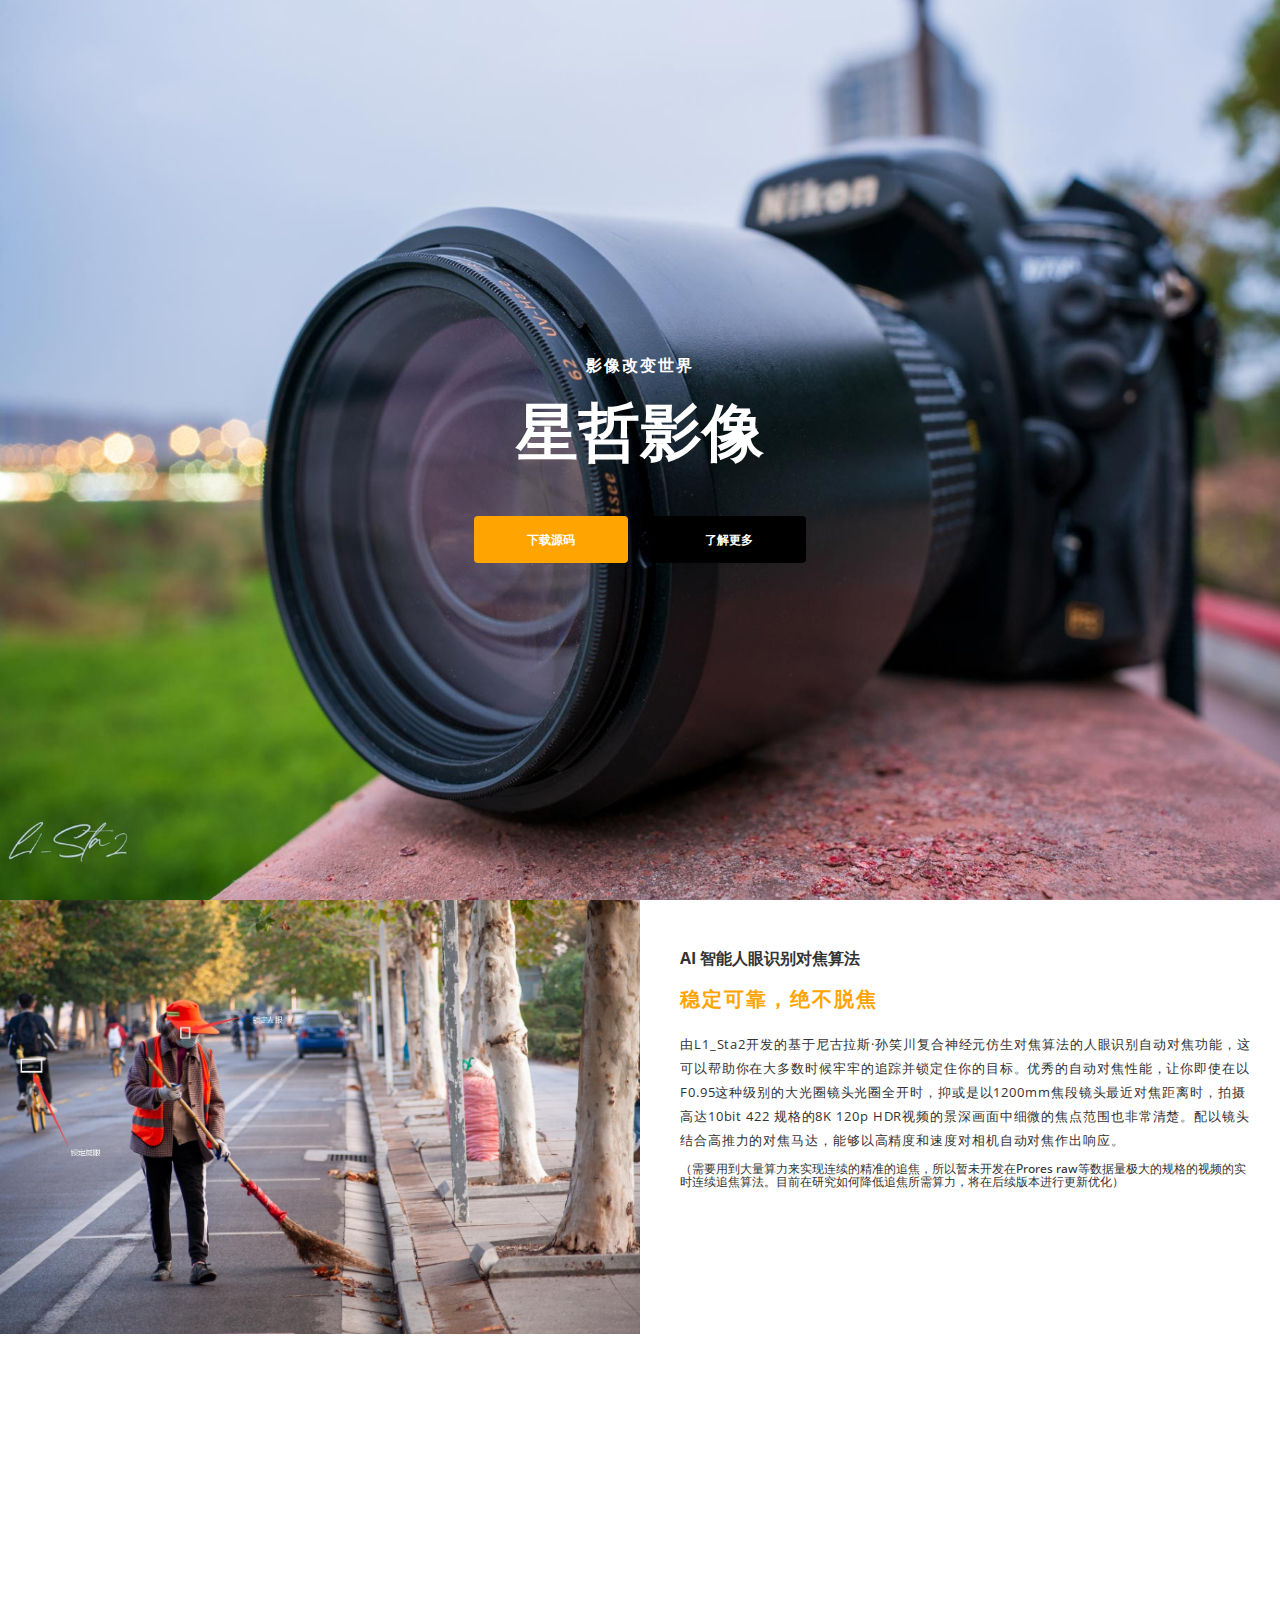
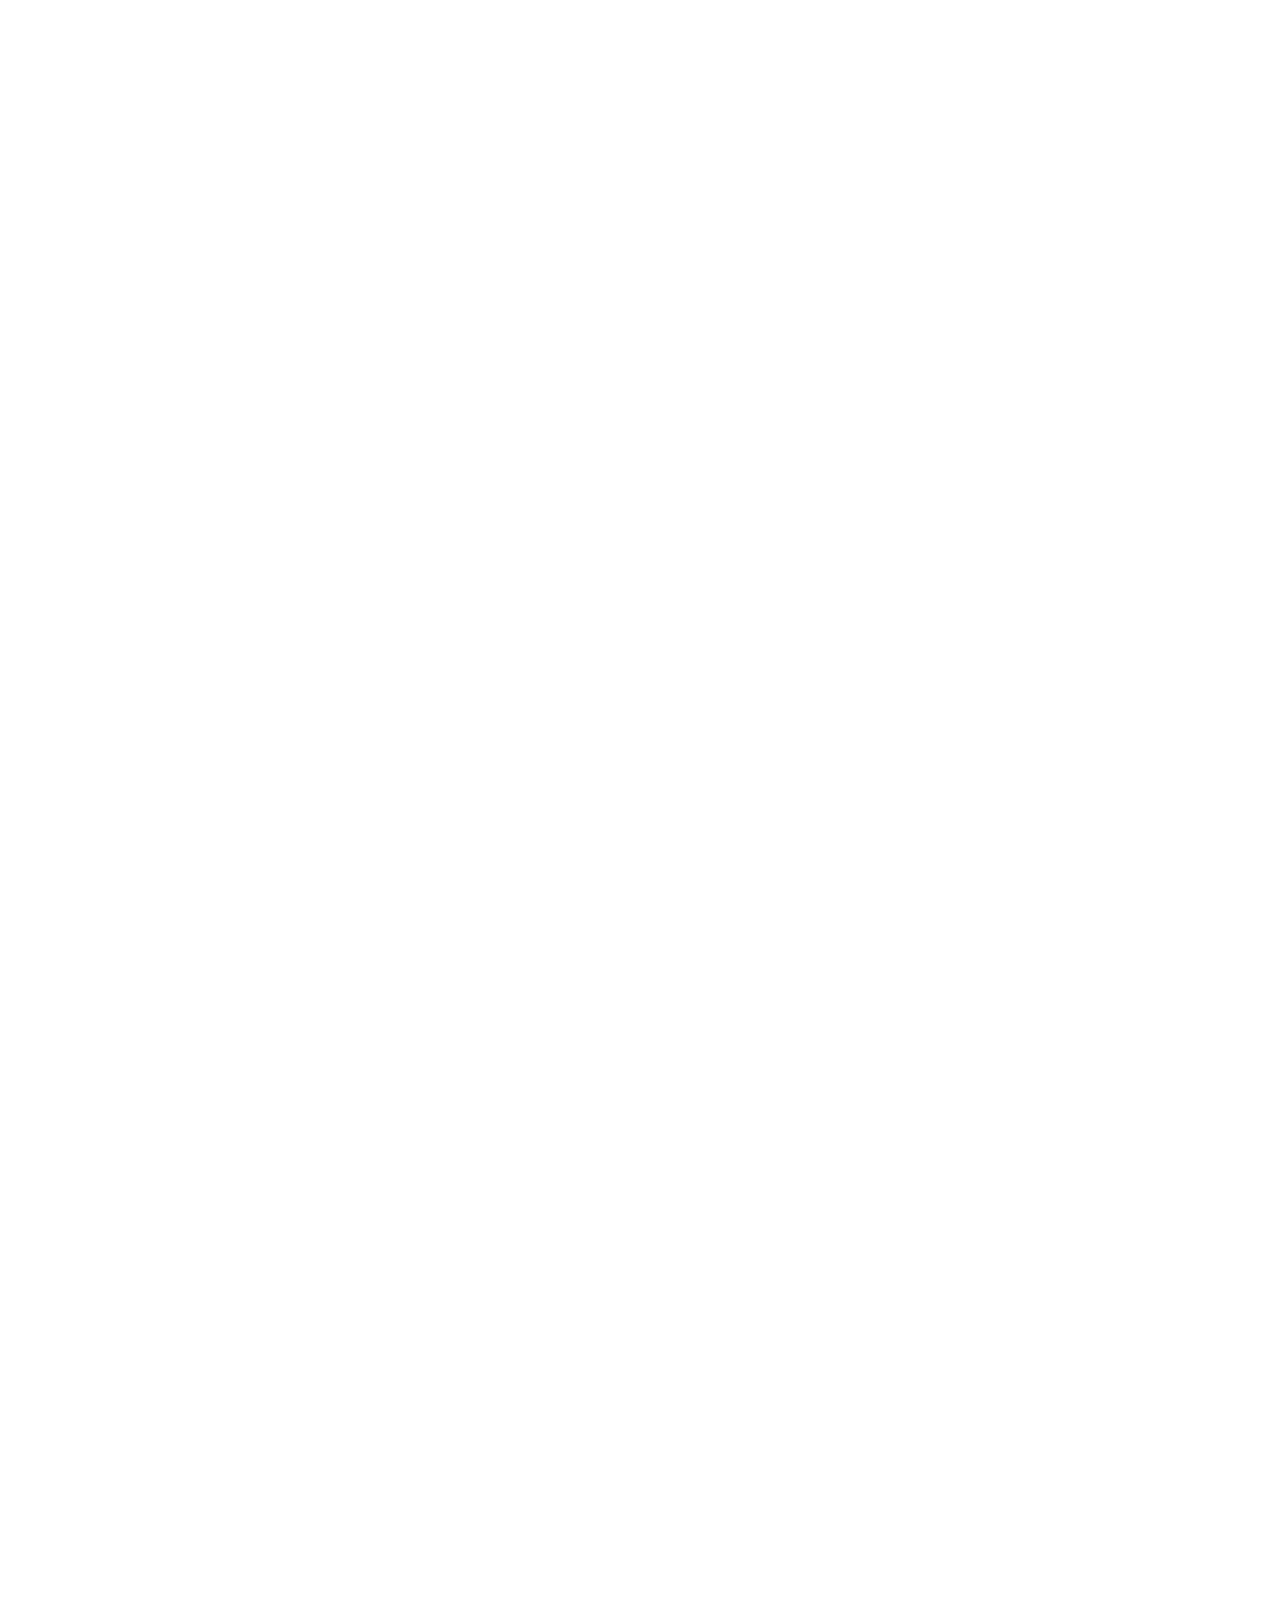
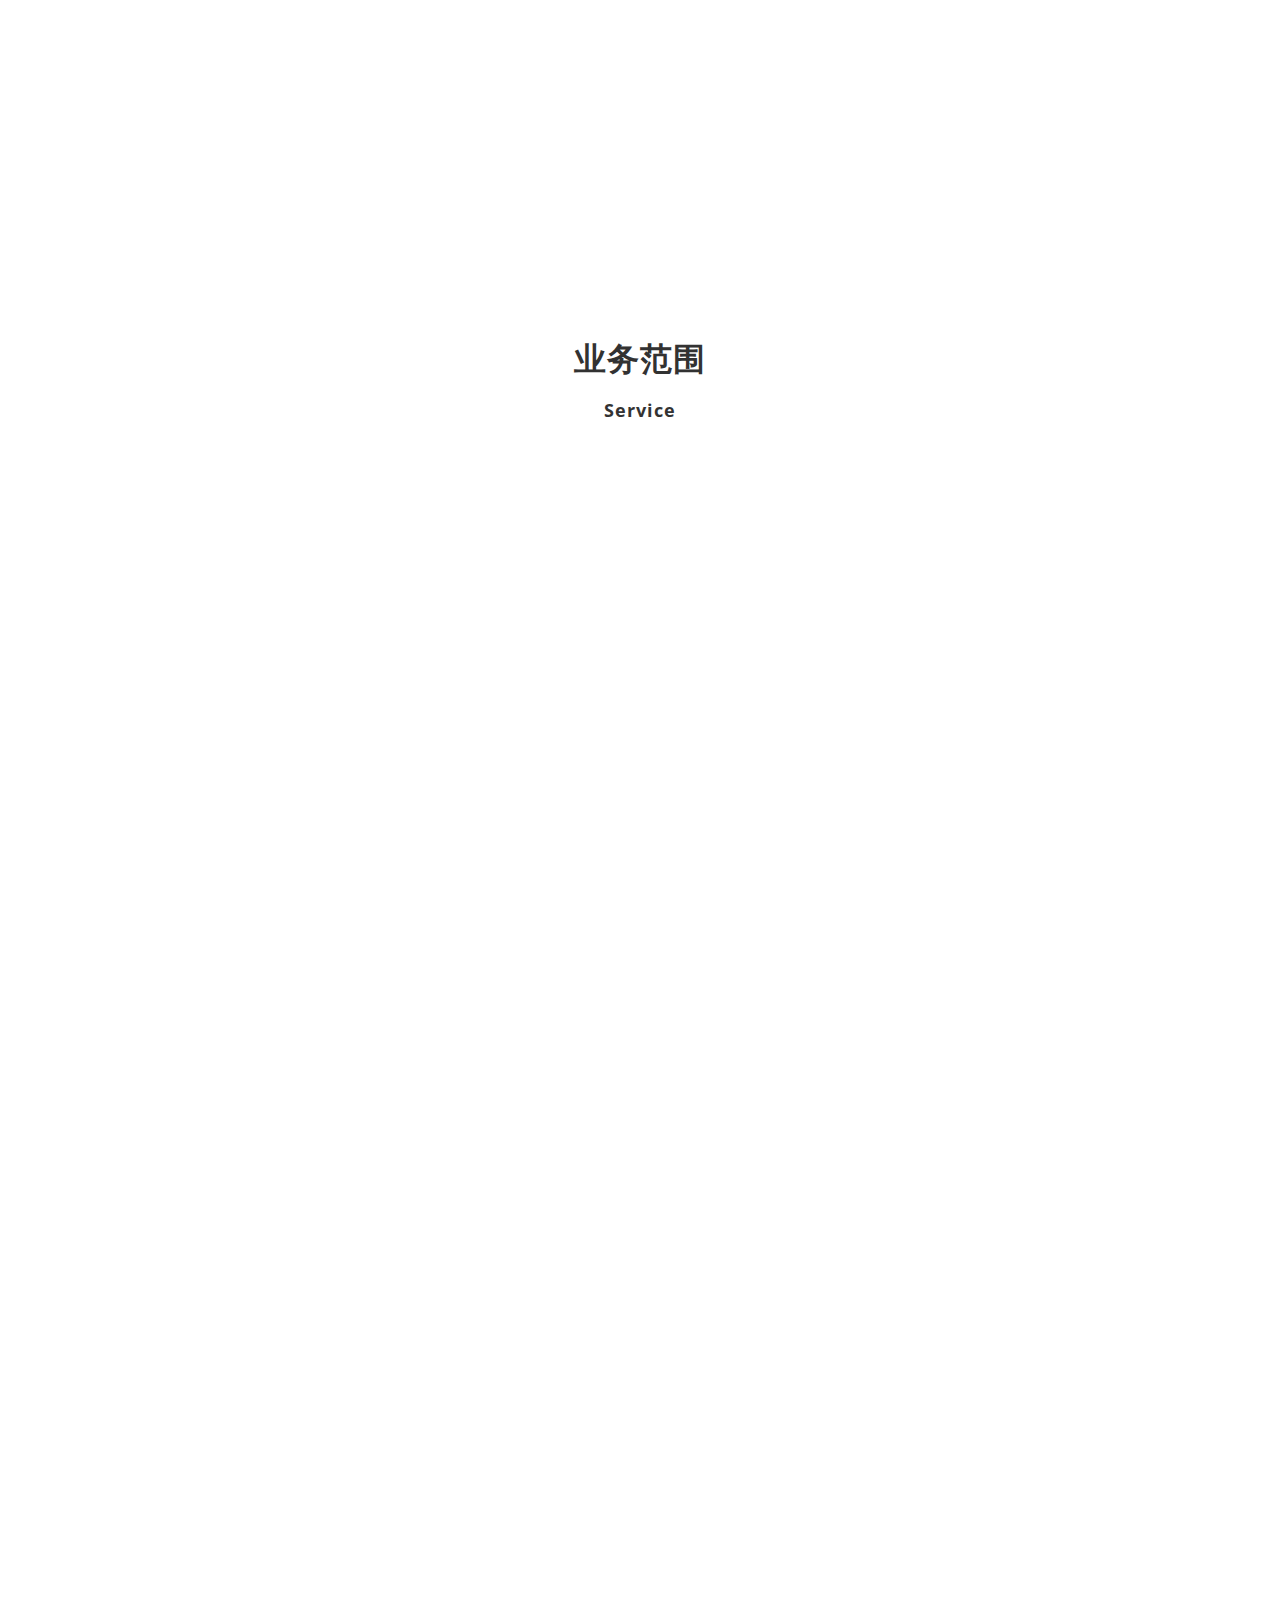
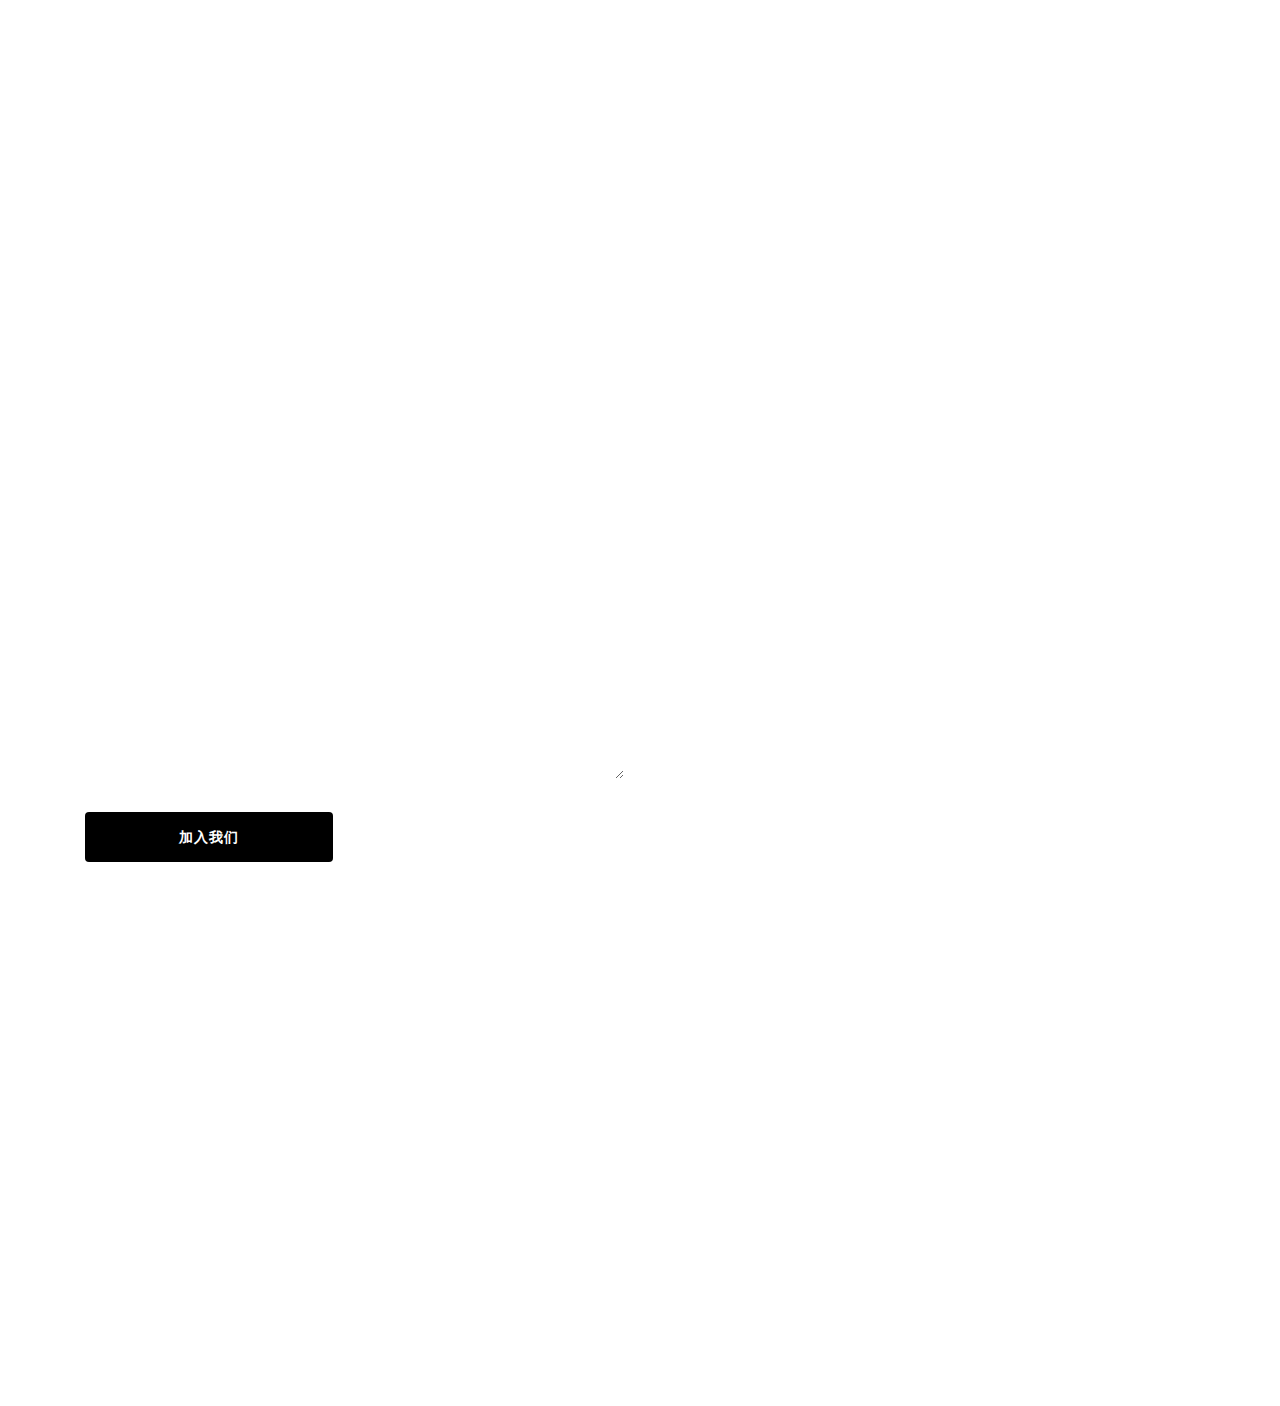
<file: index.html>
<!DOCTYPE html>
<html lang="en">

<head>

	<meta charset="utf-8">
	<title>星哲影像</title>
	<link rel="shortcut icon" href="./images/icon.ico">


	<meta http-equiv="X-UA-Compatible" content="IE=Edge">
	<!-- <meta http-equiv="refresh" content="120"> -->
	<!-- 自动刷新 -->
	<meta name="viewport" content="width=device-width, initial-scale=1">
	<meta name="keywords" content="">
	<meta name="description" content="">
	<link rel="stylesheet" href="css/bootstrap.min.css">
	<link rel="stylesheet" href="css/animate.min.css">
	<link rel="stylesheet" href="css/font-awesome.min.css">
	<link rel="stylesheet" href="css/owl.theme.css">
	<link rel="stylesheet" href="css/owl.carousel.css">
	<link rel="stylesheet" href="css/style.css">
	<link href='https://fonts.googleapis.com/css?family=Open+Sans:400,700' rel='stylesheet' type='text/css'>

	<!-- L2Dwidget.js L2D网页动画人物 -->
	<script src="https://eqcn.ajz.miesnfu.com/wp-content/plugins/wp-3d-pony/live2dw/lib/L2Dwidget.min.js"></script>
	<script>
		L2Dwidget.init({
			"model": { "jsonPath": "https://unpkg.com/live2d-widget-model-hijiki@1.0.5/assets/hijiki.model.json", "scale": 1, "hHeadPos": 0.5, "vHeadPos": 0.618 },
			"display": { "position": "right", "width": 100, "height": 300, "hOffset": 0, "vOffset": -100 },
			"mobile": { "show": true, "scale": 0.5 },
			"react": { "opacityDefault": 0.7, "opacityOnHover": 0.2 }
		});
	</script>

</head>

<body data-spy="scroll" data-target=".navbar-collapse" data-offset="50" onload="login()">


	<!--主页部分 -->
	<section id="home" class="parallax-section">
		<!--使用parallax插件-->
		<div class="container">
			<div class="row">

				<div class="main col">
					<h3 class="Star wow fadeInLeft" data-wow-delay="0.4s">影像改变世界</h3>
					<h1 class="Star wow fadeInRight" data-wow-delay="0.2s">星哲影像</h1>
					<a href="https://github.com/L1Star03/SmileyFace" class="btn btn-danger wow fadeInUp"
						data-wow-delay="0.4s">下载源码</a>
					<a href="#about" class="btn btn-default smoothScroll wow fadeInUp" data-wow-delay="0.6s">了解更多</a>
				</div>

			</div>
		</div>
	</section>



	<section class="navbar navbar-default navbar-fixed-top sticky-navigation" role="navigation">
		<div class="container">

			<!-- 响应式特性导航工具条 -->
			<div class="navbar-header">
				<button class="navbar-toggle" data-toggle="collapse" data-target=".navbar-collapse">
					<span class="icon icon-bar"></span>
					<span class="icon icon-bar"></span>
					<span class="icon icon-bar"></span>
				</button>
				<a href="#" class="navbar-brand">星哲影像</a>
			</div>
			<div class="collapse navbar-collapse">
				<ul class="nav navbar-nav navbar-right main-navigation">
					<!-- smoothscroll 让滑动更加平滑 -->
					<li><a href="#home" class="smoothScroll" id="nb">首页</a></li>
					<li><a href="#about" class="smoothScroll">介绍</a></li>
					<li><a href="#testimonial" class="smoothScroll">我的团队</a></li>
					<li><a href="#blog" class="smoothScroll">业务范围/预约</a></li>
					<li><a href="#contact" class="smoothScroll">联系我们</a></li>
					<li><a href="login_page.html" class="smoothScroll" id="登陆注册">登陆/注册</a></li>
				</ul>
			</div>
		</div>
	</section>


	
	<section id="about" class="paralla-section">
		<div class="container">
			<div class="row">

				<div class="col-md-6 col-sm-12 wow fadeInRight" data-wow-delay="0.4">
					<img src="images/about-img-1.jpg" class="img-responsive" alt="about img 1">
				</div>

				<div class="col-md-6 col-sm-12 wow fadeInLeft" data-wow-delay="0.4">
					<div class="about-des">
						<h4>AI 智能人眼识别对焦算法</h4>
						<h3>稳定可靠，绝不脱焦</h3>
						<p>由L1_Sta2开发的基于尼古拉斯·孙笑川复合神经元仿生对焦算法的人眼识别自动对焦功能，这可以帮助你在大多数时候牢牢的追踪并锁定住你的目标。优秀的自动对焦性能，让你即使在以F0.95这种级别的大光圈镜头光圈全开时，抑或是以1200mm焦段镜头最近对焦距离时，拍摄高达10bit
							422 规格的8K 120p HDR视频的景深画面中细微的焦点范围也非常清楚。配以镜头结合高推力的对焦马达，能够以高精度和速度对相机自动对焦作出响应。</p>
						<h6>（需要用到大量算力来实现连续的精准的追焦，所以暂未开发在Prores raw等数据量极大的规格的视频的实时连续追焦算法。目前在研究如何降低追焦所需算力，将在后续版本进行更新优化）
						</h6>
						<br>
						<a href="./eye.html" class="btn btn-danger wow fadeInUp" data-wow-delay="0.4s">点击体验</a>
					</div>
				</div>

			</div>

			<div class="row">

				<div class="col-md-6 col-sm-12 wow fadeInRight" data-wow-delay="0.4">
					<div class="about-des">
						<h4>智能电子后期增稳算法</h4>
						<h3>开挂般的防抖，治好您的帕金森</h3>
						<p>由L1_Sta2开发的基于蓝色妖姬切尔西の鸡头仿生稳定算法的后期增稳功能，结合机内机械5轴防抖功能，和镜头光学防抖功能，或者是机身自带的陀螺仪数据，结合防抖增强防抖算法以实现更好的影像稳定性能，无需稳定器或云台即可实现稳定的手持拍摄后期增稳，为您的视频创作提供出色的影像稳定性能。
						</p>
						<br>
						<a href="./steadicam.html" class="btn btn-danger wow fadeInUp" data-wow-delay="0.4s">点击体验</a>
					</div>
				</div>

				<div class="col-md-6 col-sm-12 wow fadeInLeft" data-wow-delay="0.4">
					<img src="images/about-img-2.jpg" class="img-responsive" alt="about img 2">
				</div>

			</div>
		</div>
	</section>


	<section id="testimonial" class="parallax-section">
		<div class="container">
			<div class="row">


				<!-- 人员列表 -->
				<div id="owl-testimonial" class="owl-carousel wow fadeInUp" data-wow-delay="0.5">

					<div class="item">
						<div class="row">
							<div class="col-md-offset-2 col-md-8">
								<img src="images/testimonial-img-1.jpg" class="img-responsive img-circle"
									alt="testimonial img">
								<h2><a href="./pdf/myy.pdf" target="_blank">Robin</a> - Photographer/Financial
									Controller</h2>
								<p>财务总监兼摄影师，星哲摄影创始人之一，擅长人像拍摄和ps后期技术，主要负责提供人像拍摄和提供人脸识别数据集，兼任营销推广和财务总监，有强大的沟通能力和业务能力</p>
							</div>
						</div>
					</div>
					<div class="item">
						<div class="row">
							<div class="col-md-offset-2 col-md-8">
								<img src="images/testimonial-img-2.jpg" class="img-responsive img-circle"
									alt="testimonial img">
								<h2><a href="./pdf/wfq.pdf" target="_blank">FangQi</a> - Editor/Makeup Artist</h2>
								<p>化妆师兼照片视频后期处理，精通PhotoShop, LightRoom, Premiere Pro, AfterEffects, DaVinci
									Resolve等多种影像后期软件的原理和使用，主要负责提供后期技术支持</p>
							</div>
						</div>
					</div>
					<div class="item">
						<div class="row">
							<div class="col-md-offset-2 col-md-8">
								<img src="images/testimonial-img-3.jpg" class="img-responsive img-circle"
									alt="testimonial img">
								<h2><a href="./pdf/star.pdf" target="_blank">L1_Sta2</a> - Steadicam Operator/Programmer
								</h2>
								<p>跟拍摄影师兼编程手，星哲摄影创始人之一，星哲影像网站创始人。擅长视频制作和编程以及数据分析与可视化，熟悉Python, C,
									Lua等编程语言，主要负责跟拍，算法研发和网站建设</p>
							</div>
						</div>
					</div>

				</div>


			</div>
		</div>
	</section>





	<!-- 计数 -->
	<section id="counter" class="paralla-section">
		<div class="container">
			<div class="row">

				<div class="col-md-3 col-sm-3 counter-item">
					<h3 class="counter-number" data-from="0" data-to="114514" data-speed="1000"></h3>
					<span class="counter-text">人眼识别数据集</span>
				</div>
				<div class="col-md-3 col-sm-3 counter-item">
					<h3 class="counter-number" data-from="0" data-to="300000" data-speed="2000"></h3>
					<span class="counter-text">稳定视频总帧数</span>
				</div>
				<div class="col-md-3 col-sm-3 counter-item">
					<h3 class="counter-number" data-from="1" data-to="7777777" data-speed="3000"></h3>
					<span class="counter-text">完成开发项目</span>
				</div>
				<div class="col-md-3 col-sm-3 counter-item">
					<h3 class="counter-number" data-from="1" data-to="31415926535" data-speed="4000"></h3>
					<span class="counter-text">接纳客户</span>
				</div>

			</div>
		</div>
	</section>


	<!-- 业务范围 -->
	<section id="blog" class="paralla-section">
		<div class="container">
			<div class="row">

				<h2>业务范围</h2>
				<h4>Service</h4>

				<div class="blog-masonry masonry-true">

					<div class="post-masonry col-md-4 col-sm-6 wow fadeInUp">
						<div class="blog-wrapper">
							<img src="./images/blog-img-1.jpg" class="img-responsive" alt="blog img">
							<h3><a href="./afterwork.html">后期制作</a></h3>
							<small>只有你想不到，没有我做不到！</small>
							<p>利用ps等图像处理工具对图片进行后期处理从而达到您的要求，提供海报制作，logo制作，平面设计，人像后期等服务。</p>
						</div>
					</div>
					<div class="post-masonry col-md-4 col-sm-6 wow fadeInUp" data-wow-delay="0.2s">
						<div class="blog-wrapper">
							<img src="./images/blog-img-2.jpg" class="img-responsive" alt="blog img">
							<h3><a href="./afterwork.html">人像摄影</a></h3>
							<small>398棚拍包妆造！</small>
							<p>提供人像摄影业务，包括但不限于个人写真，证件照，创意人像等，提供全部底图文件和选图精修，为您带来最优质的服务。</p>
						</div>
					</div>
					<div class="post-masonry col-md-4 col-sm-6 wow fadeInUp" data-wow-delay="0.4s">
						<div class="blog-wrapper">
							<img src="./images/blog-img-3.jpg" class="img-responsive" alt="blog img">
							<h3><a href="https://space.bilibili.com/34674347?spm_id_from=333.337.0.0">视频跟拍</a></h3>
							<small>499双机位还随份子！</small>
							<p>提供优质视频跟拍和视频制作，包括但不限于短视频平台视频制作（不包含脚本分镜），婚礼跟拍，企业宣传片制作等。</p>
						</div>
					</div>
					<div class="post-masonry col-md-4 col-sm-6 wow fadeInUp" data-wow-delay="0.6s">
						<div class="blog-wrapper">
							<img src="./images/blog-img-4.jpg" class="img-responsive" alt="blog img">
							<h3><a href="./afterwork.html">宠物摄影</a></h3>
							<small>我是最神奇的猫咪！</small>
							<p>为您的宠物定格最美好的瞬间，通过镜头表达出宠物的情感，包括但不限于宠物猫宠物狗。</p>
						</div>
					</div>
					<div class="post-masonry col-md-4 col-sm-6 wow fadeInUp" data-wow-delay="0.8s">
						<div class="blog-wrapper">
							<img src="./images/blog-img-5.jpg" class="img-responsive" alt="blog img">
							<h3><a href="./afterwork.html">会议记录</a></h3>
							<small>领导开会，摄影就位！</small>
							<p>提供多种媒体形式的会议记录，包括但不限于会议图片，会议录音，会议摄像以及大合照，为您记录每一场会议，为您留下每一个精彩瞬间。</p>
						</div>
					</div>
					<div class="post-masonry col-md-4 col-sm-6 wow fadeInUp" data-wow-delay="1.0s">
						<div class="blog-wrapper">
							<img src="./images/blog-img-6.jpg" class="img-responsive" alt="blog img">
							<h3><a href="./afterwork.html">产品摄影</a></h3>
							<small>让您的产品发光发亮！</small>
							<p>提供多种形式的产品摄影，在专业的摄影棚中为您创作。包括但不限于严肃用途的产品照，淘宝封面，买家秀卖家秀，提供寄拍服务。</p>
						</div>
					</div>

				</div>

			</div>
		</div>
	</section>


	<!-- 联系我们 -->
	<section id="contact" class="parallax-section">
		<div class="container">
			<div class="row">


				<div class="col-md-6 col-sm-6 Star" data-wow-delay="0.6s">
					<form action="/php/contact.php" method="post">
						<div class="main col">
							<input type="text" class="form-control" placeholder="姓名" name="name" id="name"
								maxlength="10">
							<input type="email" class="form-control" placeholder="邮箱" name="email" id="email"
								maxlength="20">
							<input type="text" class="form-control" placeholder="目标职位" name="posts" maxlength="20">
							<textarea rows="8" class="form-control" id="info" name='info' placeholder="您的信息"
								message="message" maxlength="200"></textarea>
						</div>
						<div class="col-md-6 col-sm-6">
							<input name="submit" type="submit" class="form-control" id="submit" value="加入我们">
						</div>
					</form>
				</div>



				<div class="col-md-6 col-sm-6 wow fadeInUp" data-wow-delay="0.9s">
					<div class="contact-detail">
						<h2>联系我们</h2>
						<div>
							<h4>星哲影像</h4>
							<p>湖北省武汉市洪山区武汉理工大学南湖校区立言楼</p>
						</div>
						<div>
							<h4>联系方式</h4>
							<p>Email: 1936588711@qq.com</p>
							<p>Tel: 1538706026 &nbsp;&nbsp;&nbsp; QQ: 2063289650</p>
						</div>
					</div>
				</div>

			</div>
		</div>
	</section>


	<!-- footer -->
	<footer>
		<div class="container">
			<div class="row">

				<div class="col-md-6 col-sm-6 wow fadeInUp" data-wow-delay="0.3s">
					<h2>星哲影像</h2>
					<p>影像改变世界</p>
					<p>Copyright &copy; 2023.星哲影像 All rights reserved.</p>
				</div>
				<div class="link-list col-md-2 col-sm-2 wow fadeInUp" data-wow-delay="0.6s">
					<h2>Company</h2>
					<a href="#">About</a>
					<a href="#">Blog</a>
					<a href="#testimonial">Team</a>
					<a href="#">Career</a>
				</div>
				<div class="link-list col-md-2 col-sm-2 wow fadeInUp" data-wow-delay="0.6s">
					<h2>Support</h2>
					<a href="mailto:1936588711@qq.com">Email Us</a>
					<a href="#">FAQs</a>
					<a href="#">Service Terms</a>
					<a href="#">Licenses</a>
				</div>
				<div class="col-md-2 col-sm-2 wow fadeInUp" data-wow-delay="0.9s">
					<h2>Network</h2>
					<ul class="social-icon">
						<li><img src="images/qq.jpg" class="fa fa-facebook wow fadeIn" data-wow-delay="0.3s"
								alt="qq二维码"></li>
						<li><img src="images/vx.jpg" class="fa fa-twitter wow fadeIn" data-wow-delay="0.6s" alt="vx二维码">
						</li>
					</ul>
					<div>

					</div>
				</div>


	</footer>


	<!-- js -->
	<script src="js/jquery.js"></script>
	<script src="js/bootstrap.min.js"></script>
	<script src="js/smoothscroll.js"></script>
	<script src="js/jquery.nav.js"></script>
	<script src="js/jquery.parallax.js"></script>
	<script src="js/owl.carousel.min.js"></script>
	<script src="js/isotope.min.js"></script>
	<script src="js/wow.min.js"></script>
	<script src="js/counter.js"></script>
	<script src="js/custom.js"></script>
	<script src="js/user.js"></script>



</body>

</html>
</file>
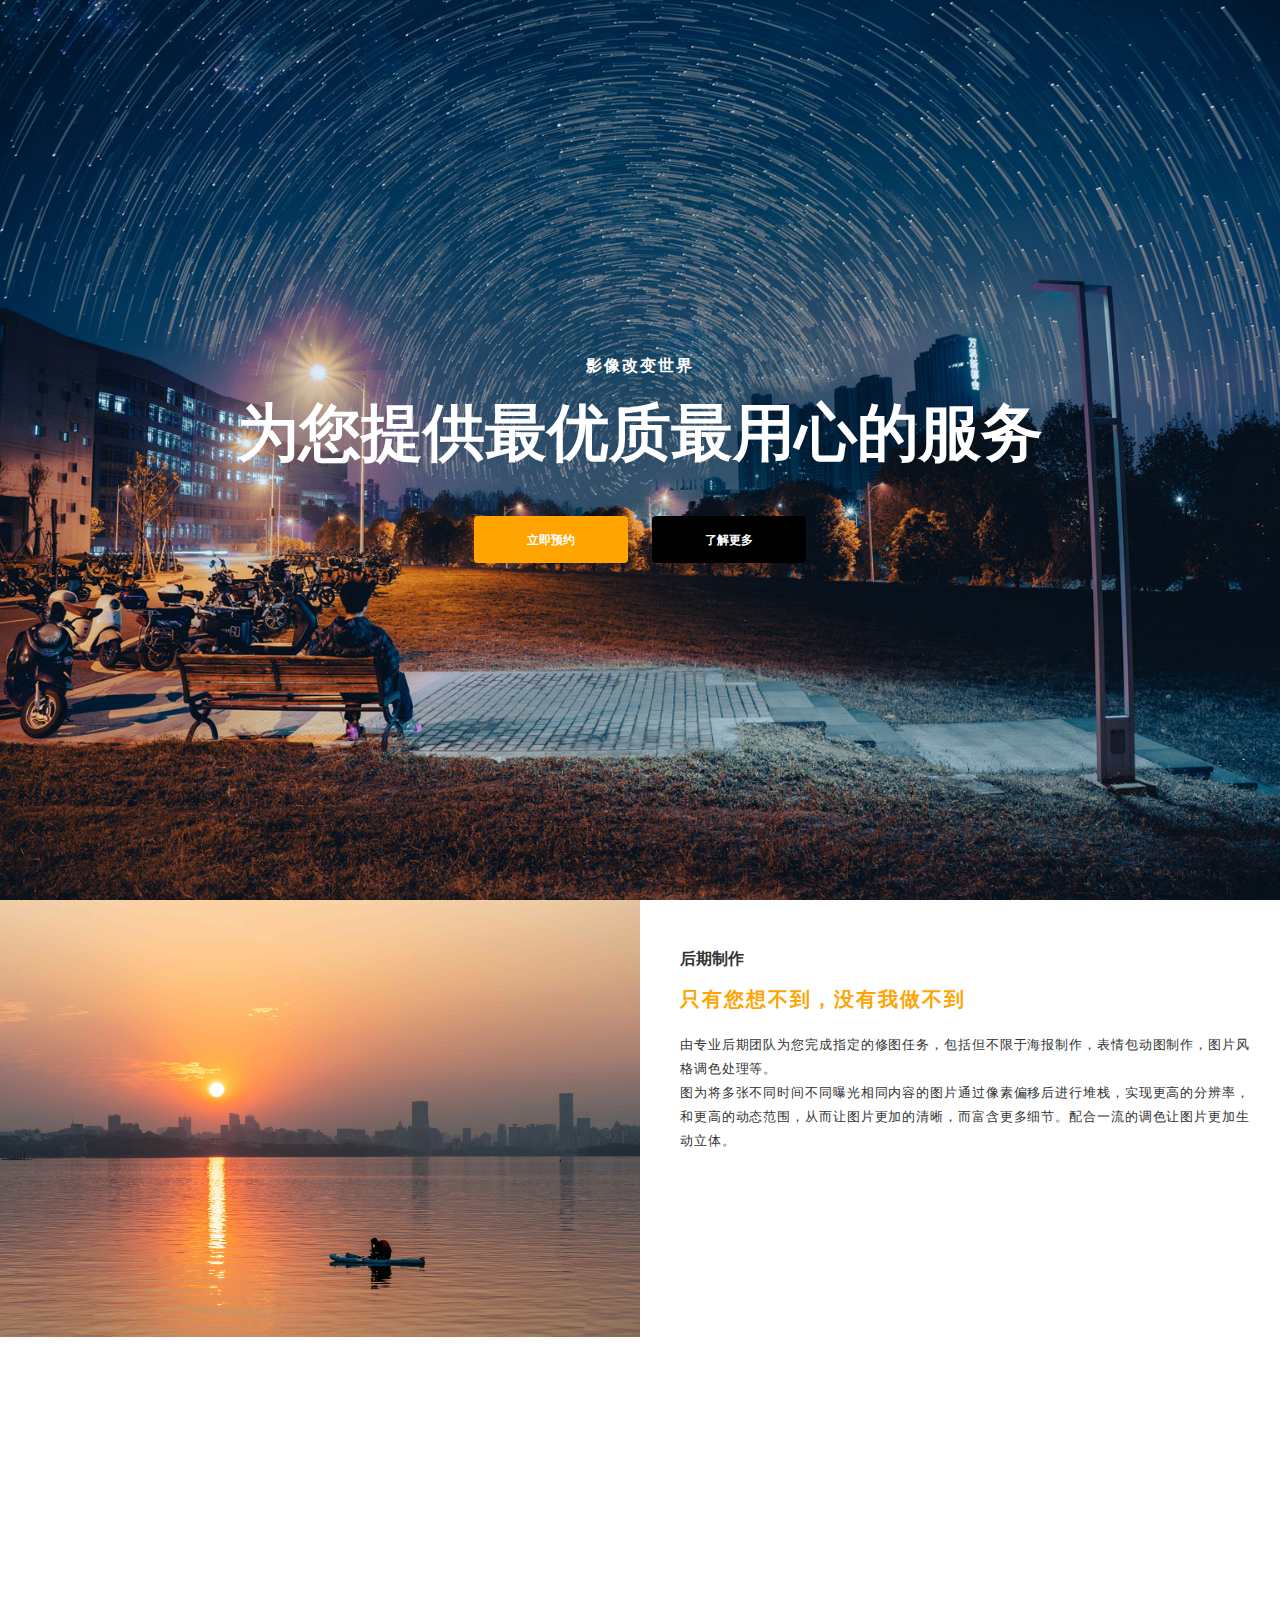
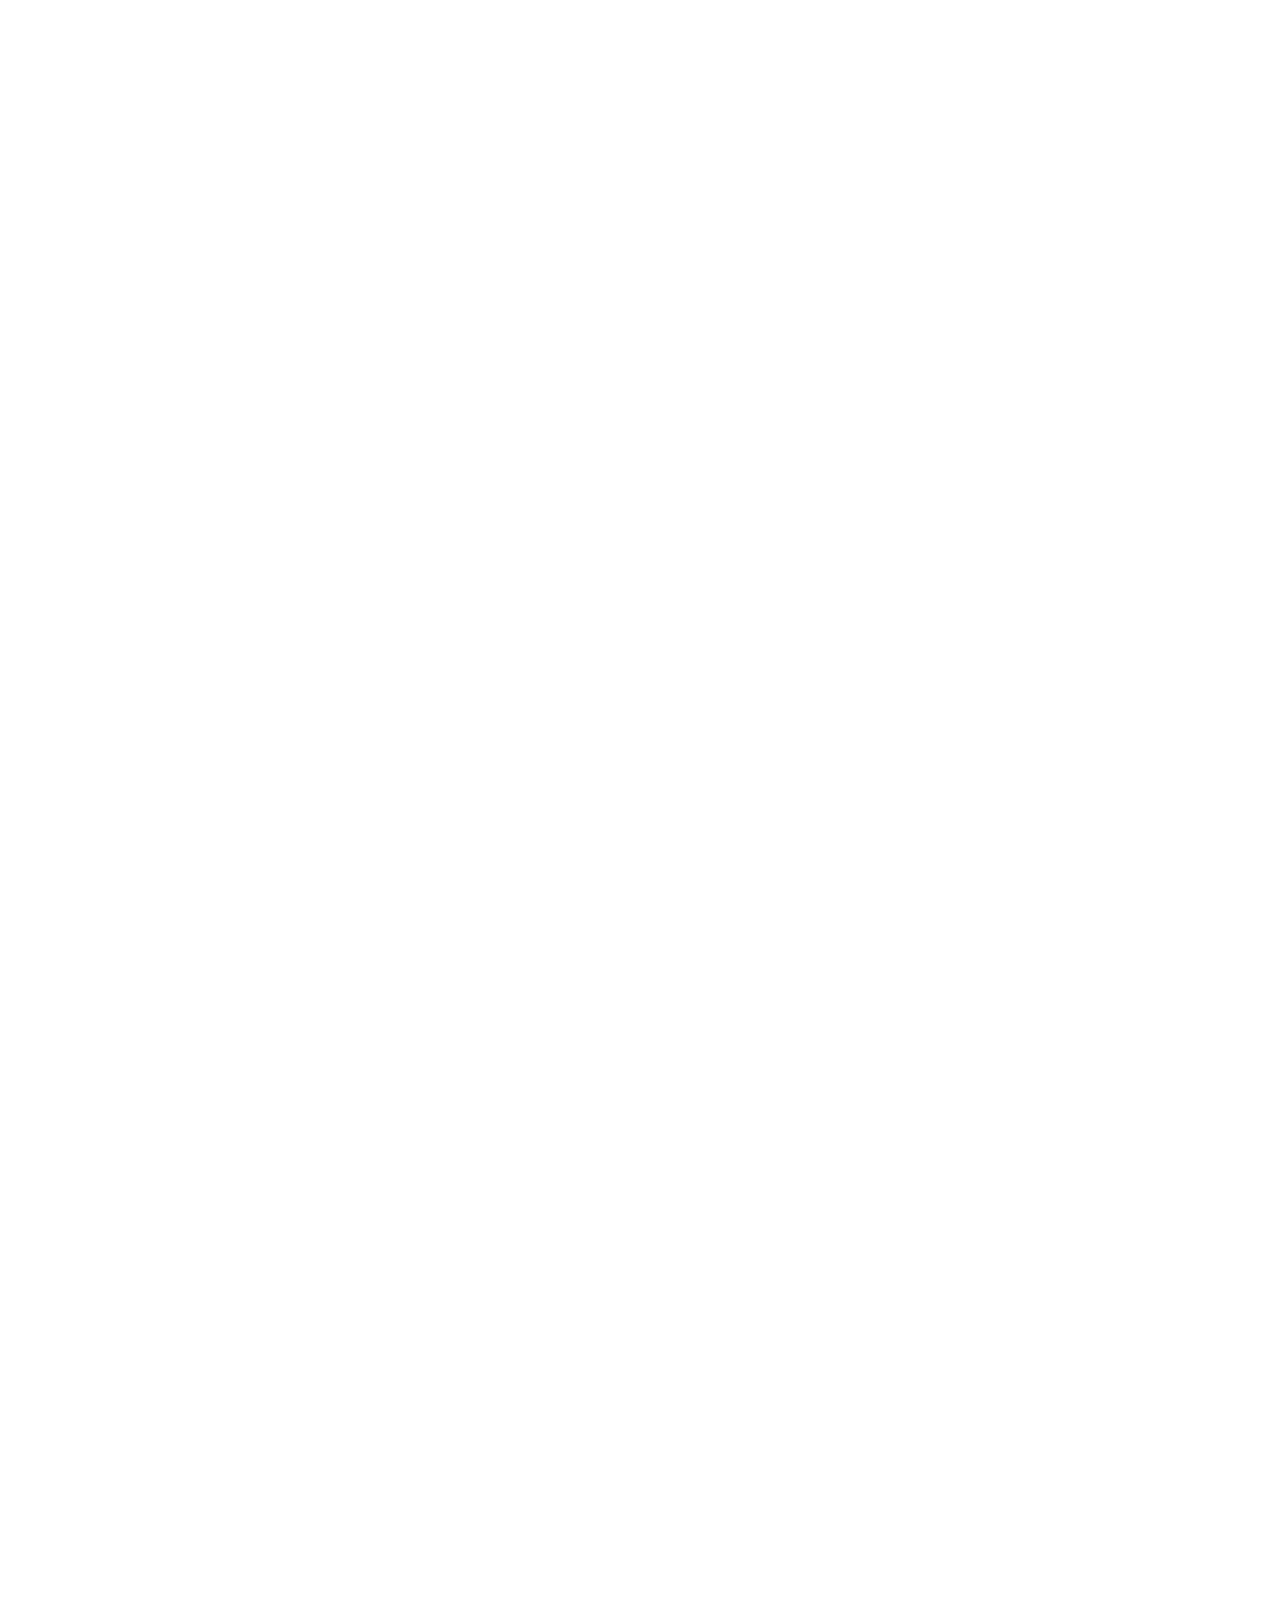
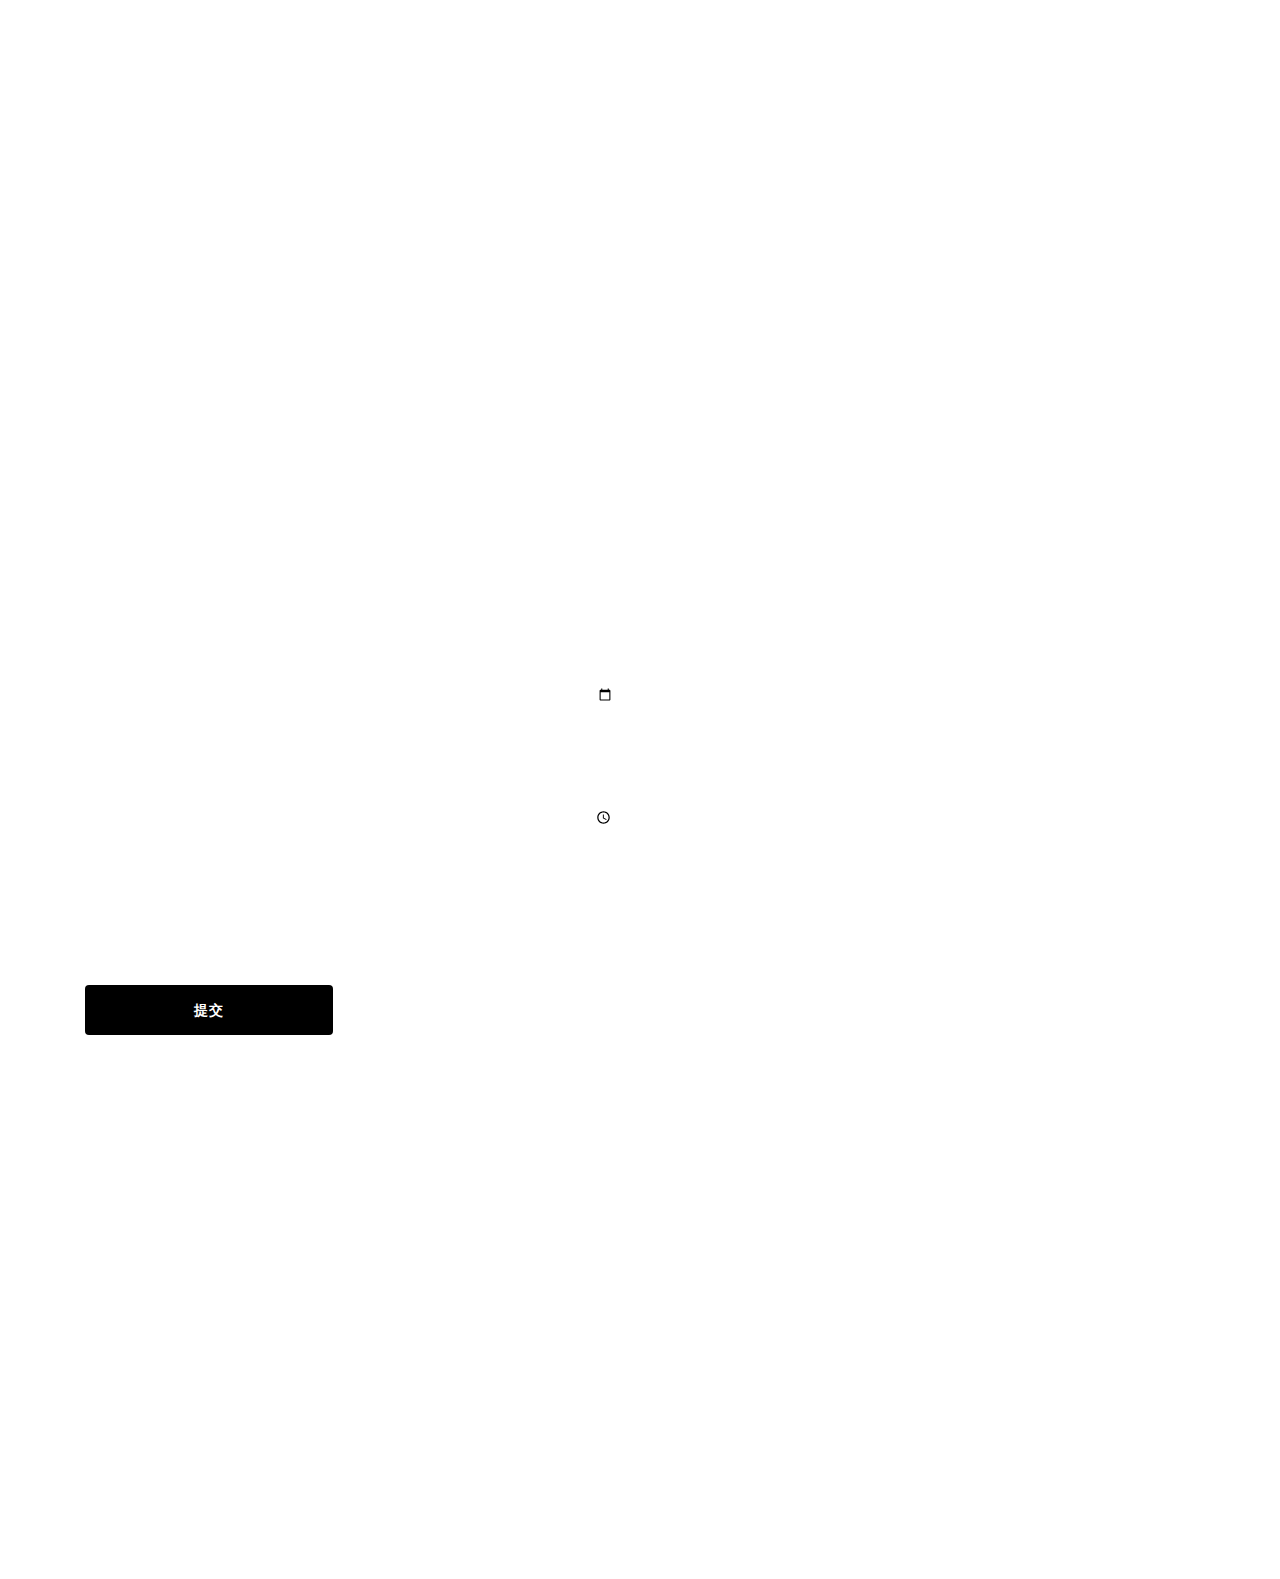
<file: afterwork.html>
<!DOCTYPE html>
<html lang="en">

<head>

	<meta charset="utf-8">
	<title>后期制作</title>
	<link rel="shortcut icon" href="./images/icon.ico">


	<meta http-equiv="X-UA-Compatible" content="IE=Edge">
	<!-- <meta http-equiv="refresh" content="120"> -->
	<!-- 自动刷新 -->
	<meta name="viewport" content="width=device-width, initial-scale=1">
	<meta name="keywords" content="">
	<meta name="description" content="">
	<link rel="stylesheet" href="css/bootstrap.min.css">
	<link rel="stylesheet" href="css/animate.min.css">
	<link rel="stylesheet" href="css/font-awesome.min.css">
	<link rel="stylesheet" href="css/owl.theme.css">
	<link rel="stylesheet" href="css/owl.carousel.css">
	<link rel="stylesheet" href="css/ps.css">
	<link href='https://fonts.googleapis.com/css?family=Open+Sans:400,700' rel='stylesheet' type='text/css'>

	<!-- L2Dwidget.js L2D网页动画人物 -->
	<script src="https://eqcn.ajz.miesnfu.com/wp-content/plugins/wp-3d-pony/live2dw/lib/L2Dwidget.min.js"></script>
	<script>
		L2Dwidget.init({
			"model": { "jsonPath": "https://unpkg.com/live2d-widget-model-hijiki@1.0.5/assets/hijiki.model.json", "scale": 1, "hHeadPos": 0.5, "vHeadPos": 0.618 },
			"display": { "position": "right", "width": 100, "height": 300, "hOffset": 0, "vOffset": -100 },
			"mobile": { "show": true, "scale": 0.5 },
			"react": { "opacityDefault": 0.7, "opacityOnHover": 0.2 }
		});
	</script>

</head>

<body data-spy="scroll" data-target=".navbar-collapse" data-offset="50" onload="login()">


	<!--主页部分 -->
	<section id="home" class="parallax-section">
		<!--使用parallax插件-->
		<div class="container">
			<div class="row">

				<div class="main col">
					<h3 class="Star wow fadeInLeft" data-wow-delay="0.2s">影像改变世界</h3>
					<h1 class="Star wow fadeInRight" data-wow-delay="0.1">为您提供最优质最用心的服务</h1>
					<a href="#contact" class="btn btn-danger wow fadeInUp" data-wow-delay="0.4s">立即预约</a>
					<a href="#about" class="btn btn-default smoothScroll wow fadeInUp" data-wow-delay="0.6s">了解更多</a>
				</div>

			</div>
		</div>
	</section>



	<section class="navbar navbar-default navbar-fixed-top sticky-navigation" role="navigation">
		<div class="container">

			<!-- 响应式特性导航工具条 -->
			<div class="navbar-header">
				<button class="navbar-toggle" data-toggle="collapse" data-target=".navbar-collapse">
					<span class="icon icon-bar"></span>
					<span class="icon icon-bar"></span>
					<span class="icon icon-bar"></span>
				</button>
				<a href="./index.html" class="navbar-brand">星哲影像</a>
			</div>
			<div class="collapse navbar-collapse">
				<ul class="nav navbar-nav navbar-right main-navigation">
					<!-- smoothscroll 让滑动更加平滑 -->
					<li><a href="#home" class="smoothScroll">后期制作</a></li>
					<li><a href="#about" class="smoothScroll">介绍</a></li>
					<li><a href="#contact" class="smoothScroll">预约</a></li>
					<li><a href="login_page.html" class="smoothScroll" id="登陆注册">登陆/注册</a></li>
				</ul>
			</div>
		</div>
	</section>


	<!-- about section
		================================================== -->
	<section id="about" class="paralla-section">
		<div class="container">
			<div class="row">
				<div class="col-md-6 col-sm-12 wow fadeInLeft" data-wow-delay="0.5s">
					<img src="./images/_DSC7793-HDR.jpg" class="img-responsive" alt="about img 1">
				</div>

				<div class="col-md-6 col-sm-12 wow fadeInRight" data-wow-delay="0.5s">
					<div class="about-des">
						<h4>后期制作</h4>
						<h3>只有您想不到，没有我做不到</h3>
						<p>由专业后期团队为您完成指定的修图任务，包括但不限于海报制作，表情包动图制作，图片风格调色处理等。<br>图为将多张不同时间不同曝光相同内容的图片通过像素偏移后进行堆栈，实现更高的分辨率，和更高的动态范围，从而让图片更加的清晰，而富含更多细节。配合一流的调色让图片更加生动立体。
						</p>
						<br>
						<h2 class="wow fadeInUp" data-wow-delay="0.5s">199￥</h2><br>
						<a href="#contact" class="btn btn-default smoothScroll wow fadeInUp"
							data-wow-delay="0.4s">点击预约</a>
					</div>
				</div>

			</div>

			<div class="row">

				<div class="col-md-6 col-sm-12 wow fadeInLeft" data-wow-delay="0.5s">
					<div class="about-des">
						<h4>人像摄影</h4>
						<h3>时光会走远，影像能长存</h3>
						<p>由专业摄影团队与您一起创作出精美的人像找，包括但不限于证件照、生活照、创意照，以及各种风格如港风、情绪风、校园风、小清新、新中式、日式等风格的照片</p>
						<br>
						<h2 class="wow fadeInUp" data-wow-delay="0.5s">358￥</h2>
						<h6>因不同拍摄类型导致的场地费和路费可能不同，具体请联系摄影师。</h6>
						<br>
						<a href="#contact" class="btn btn-default smoothScroll wow fadeInUp"
							data-wow-delay="0.4s">点击预约</a>
					</div>
				</div>

				<div class="col-md-6 col-sm-12 wow fadeInRight" data-wow-delay="0.5s">
					<img src="./images/10202.jpg" class="img-responsive" alt="about img 2">
				</div>

			</div>
		</div>
		<div class="container">
			<div class="row">

				<div class="col-md-6 col-sm-12 wow fadeInLeft" data-wow-delay="0.5s">
					<img src="./images/davinci.jpg" class="img-responsive" alt="about img 1">
				</div>

				<div class="col-md-6 col-sm-12 wow fadeInRight" data-wow-delay="0.5s">
					<div class="about-des">
						<h4>视频跟拍</h4>
						<h3>逐光滤影，携手造梦</h3>
						<p>由专业视频团队帮助将您的分镜脚本变为现实，包括但不限于短视频拍摄，微电影拍摄和剪辑等。</p>
						<br>
						<h2 class="wow fadeInUp" data-wow-delay="0.5s">499￥</h2>
						<br>
						<a href="#contact" class="btn btn-default smoothScroll wow fadeInUp"
							data-wow-delay="0.4s">点击预约</a>
					</div>
				</div>

			</div>

			<div class="row">

				<div class="col-md-6 col-sm-12 wow fadeInLeft" data-wow-delay="0.5s">
					<div class="about-des">
						<h4>会议记录</h4>
						<h3>重大决策，全程拍摄</h3>
						<p>由专业记录团队帮助您记录会议，让您的会议内容能够以高质量视频的形式保留下来，像更多人复现会议的现场情况，传达会议内容与精神。</p>
						<br>
						<h2 class="wow fadeInUp" data-wow-delay="0.5s">399￥</h2>
						<br>
						<a href="#contact" class="btn btn-default smoothScroll wow fadeInUp"
							data-wow-delay="0.4s">点击预约</a>
					</div>
				</div>

				<div class="col-md-6 col-sm-12 wow fadeInRight" data-wow-delay="0.5s">
					<img src="./images/hy.jpg" class="img-responsive" alt="about img 2">
				</div>

			</div>
		</div>
		<div class="container">
			<div class="row">

				<div class="col-md-6 col-sm-12 wow fadeInLeft" data-wow-delay="0.5s">
					<img src="./images/_LSD8752.jpg" class="img-responsive" alt="about img 1">
				</div>

				<div class="col-md-6 col-sm-12 wow fadeInRight" data-wow-delay="0.5s">
					<div class="about-des">
						<h4>产品摄影</h4>
						<h3>精准布光，掌握细节</h3>
						<p>由专业的灯光团队和摄影团队帮助您为您的产品拍出有特色有质感的产品照，包括但不限于淘宝等电商封面图、细节图、规格图。除校内拍摄目前仅接受寄拍和武汉市市内拍摄</p>
						<br>
						<h2 class="wow fadeInUp" data-wow-delay="0.5s">399￥</h2>
						<h6>因不同拍摄导致的场地费和路费可能不同，具体请联系摄影师。</h6>
						<br>
						<a href="#contact" class="btn btn-default smoothScroll wow fadeInUp"
							data-wow-delay="0.4s">点击预约</a>
					</div>
				</div>

			</div>

			<div class="row">

				<div class="col-md-6 col-sm-12 wow fadeInLeft" data-wow-delay="0.5s">

					<div class="about-des">
						<h4>宠物摄影</h4>
						<h3>喵喵喵喵，喵喵喵喵</h3>
						<p>由专业后期团队为您拍摄您的宠物的美照，包括但不限于家猫、家狗、兔子、仓鼠等危险性较低的可控小型宠物。</p>
						<br>
						<h2 class="wow fadeInUp" data-wow-delay="0.5s">398￥</h2>

						<a href="#contact" class="btn btn-default smoothScroll wow fadeInUp"
							data-wow-delay="0.4s">点击预约</a>
					</div>
				</div>

				<div class="col-md-6 col-sm-12 wow fadeInRight" data-wow-delay="0.5s">
					<img src="./images/cw.jpg" class="img-responsive" alt="about img 2">
				</div>

			</div>
		</div>
	</section>


	<!-- reserve -->
	<section id="contact" class="parallax-section">
		<div class="container">
			<div class="row">


				<div class="col-md-6 col-sm-6 Star" data-wow-delay="0.6s">
					<form action="/php/reserve.php" method="post">
						<div class="main col">
							<p>输入您的邮箱</p>
							<input type="email" class="form-control" placeholder="邮箱" name="email" id="email"
								maxlength="20">
							<p>选择一个日期</p>
							<input type="date" class="form-control" name="date" maxlength="10">
							<p>选择一个时间段</p>
							<input type="time" class="form-control" name="time" maxlength="10">
							<p>选择一个服务类型</p>
							<select style="width: 150px;" class="form-control" name="fname">
								<option>后期制作</option>
								<option>单人写真</option>
								<option>双人写真</option>
								<option>棚拍/校外单人写真</option>
								<option>棚拍/校外双人写真</option>
								<option>视频跟拍</option>
								<option>会议记录</option>
								<option>产品拍摄</option>
								<option>宠物摄影</option>
							</select>
						</div>
						<div class="col-md-6 col-sm-6">
							<input name="submit" type="submit" class="form-control" id="submit" value="提交">
						</div>
					</form>
				</div>



				<div class="col-md-6 col-sm-6 wow fadeInUp" data-wow-delay="0.9s">
					<div class="contact-detail">
						<h2>联系我们</h2>
						<div>
							<h4>星哲影像</h4>
							<p>湖北省武汉市洪山区武汉理工大学南湖校区立言楼</p>
						</div>
						<div>
							<h4>联系方式</h4>
							<p>Email: 1936588711@qq.com</p>
							<p>Tel: 1538706026 &nbsp;&nbsp;&nbsp; QQ: 2063289650</p>
						</div>
					</div>
				</div>

			</div>
		</div>
	</section>


	<!-- footer -->
	<footer>
		<div class="container">
			<div class="row">

				<div class="col-md-6 col-sm-6 wow fadeInUp" data-wow-delay="0.3s">
					<h2>星哲影像</h2>
					<p>影像改变世界</p>
					<p>Copyright &copy; 2023.星哲影像 All rights reserved.</p>
				</div>
				<div class="link-list col-md-2 col-sm-2 wow fadeInUp" data-wow-delay="0.6s">
					<h2>Company</h2>
					<a href="#">About</a>
					<a href="#">Blog</a>
					<a href="#testimonial">Team</a>
					<a href="#">Career</a>
				</div>
				<div class="link-list col-md-2 col-sm-2 wow fadeInUp" data-wow-delay="0.6s">
					<h2>Support</h2>
					<a href="mailto:1936588711@qq.com">Email Us</a>
					<a href="#">FAQs</a>
					<a href="#">Service Terms</a>
					<a href="#">Licenses</a>
				</div>
				<div class="col-md-2 col-sm-2 wow fadeInUp" data-wow-delay="0.9s">
					<h2>Network</h2>
					<ul class="social-icon">
						<li><img src="images/qq.jpg" class="fa fa-facebook wow fadeIn" data-wow-delay="0.3s"
								alt="qq二维码"></li>
						<li><img src="images/vx.jpg" class="fa fa-twitter wow fadeIn" data-wow-delay="0.6s" alt="vx二维码">
						</li>
					</ul>
					<div>

					</div>
				</div>


	</footer>


	<!-- js -->
	<script src="js/jquery.js"></script>
	<script src="js/bootstrap.min.js"></script>
	<script src="js/smoothscroll.js"></script>
	<script src="js/jquery.nav.js"></script>
	<script src="js/jquery.parallax.js"></script>
	<script src="js/owl.carousel.min.js"></script>
	<script src="js/isotope.min.js"></script>
	<script src="js/wow.min.js"></script>
	<script src="js/counter.js"></script>
	<script src="js/custom.js"></script>
	<script src="js/user.js"></script>



</body>

</html>
</file>
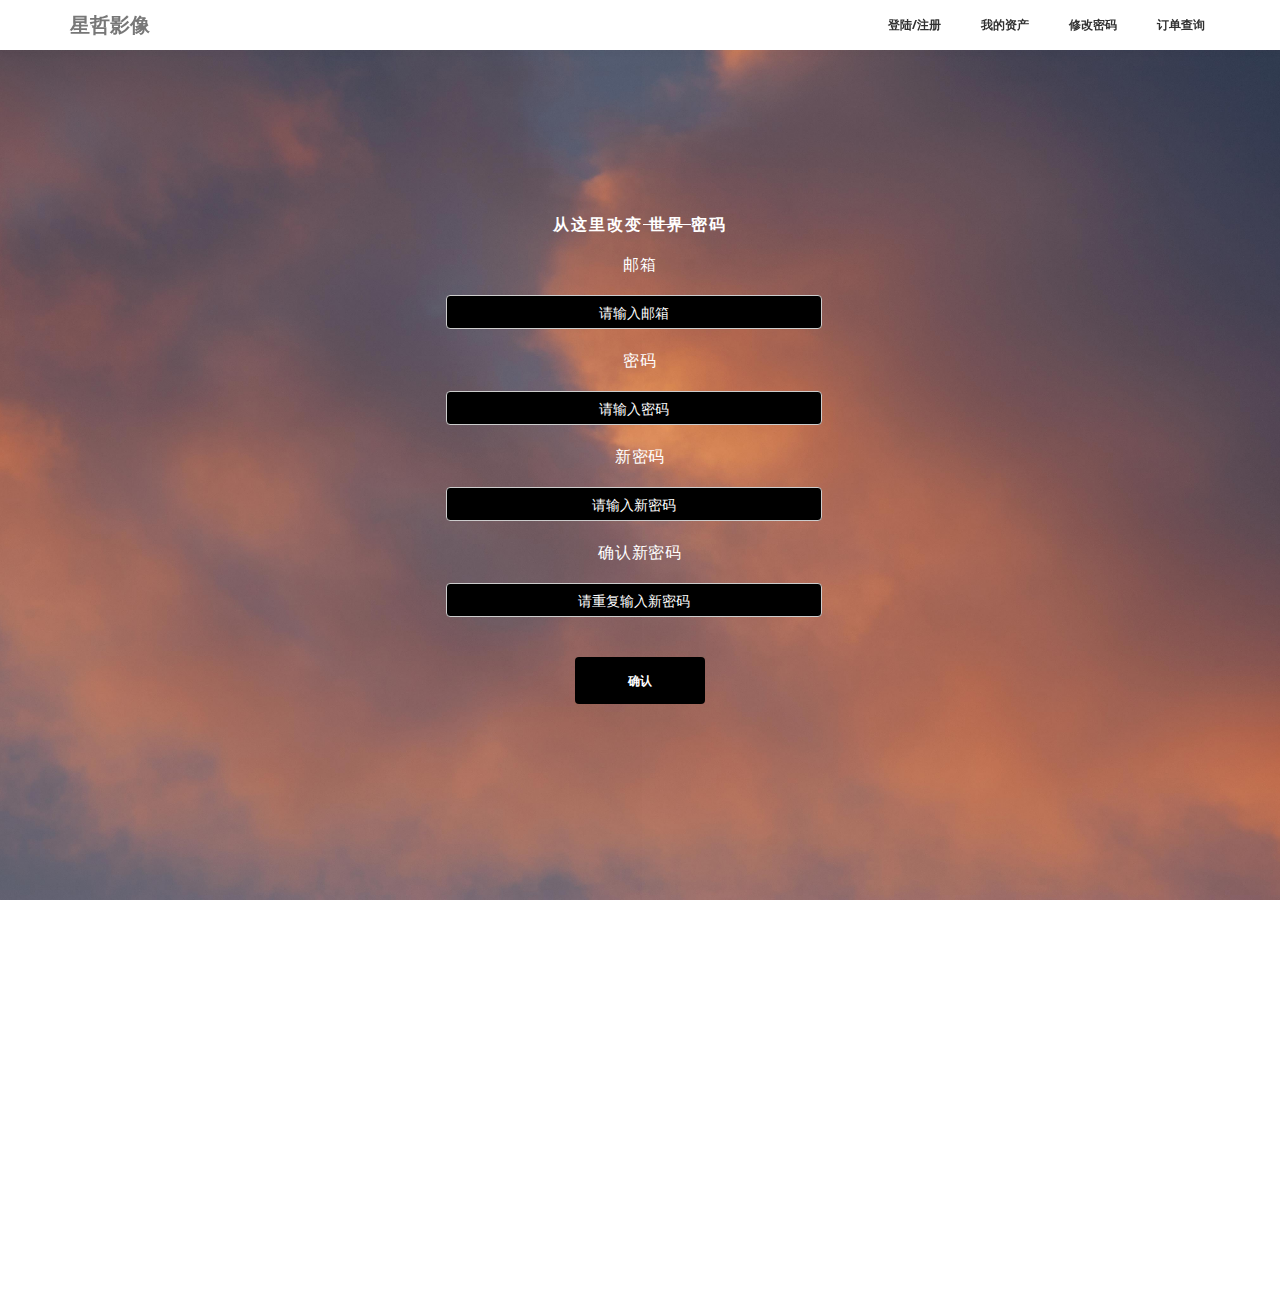
<file: changepw.html>
<!DOCTYPE html>
<html lang="en">

<head>

  <meta charset="utf-8">
  <title>订单查询</title>
  <link rel="shortcut icon" href="./images/icon.ico">

  <meta http-equiv="X-UA-Compatible" content="IE=Edge">
  <!-- <meta http-equiv="refresh" content="120"> -->
  <!-- 自动刷新 -->
  <meta name="viewport" content="width=device-width, initial-scale=1">
  <meta name="keywords" content="">
  <meta name="description" content="">
  <link rel="stylesheet" href="css/bootstrap.min.css">
  <link rel="stylesheet" href="css/animate.min.css">
  <link rel="stylesheet" href="css/font-awesome.min.css">
  <link rel="stylesheet" href="css/owl.theme.css">
  <link rel="stylesheet" href="css/owl.carousel.css">
  <link rel="stylesheet" href="css/login.css">
  <link rel="stylesheet" href="css/user.css">
  <link href='https://fonts.googleapis.com/css?family=Open+Sans:400,700' rel='stylesheet' type='text/css'>

  <!-- L2Dwidget.js L2D网页动画人物 -->
  <script src="https://eqcn.ajz.miesnfu.com/wp-content/plugins/wp-3d-pony/live2dw/lib/L2Dwidget.min.js"></script>
  <script>
    L2Dwidget.init({
      "model": { "jsonPath": "https://unpkg.com/live2d-widget-model-hijiki@1.0.5/assets/hijiki.model.json", "scale": 1, "hHeadPos": 0.5, "vHeadPos": 0.618 },
      "display": { "position": "right", "width": 100, "height": 300, "hOffset": 0, "vOffset": -100 },
      "mobile": { "show": true, "scale": 0.5 },
      "react": { "opacityDefault": 0.7, "opacityOnHover": 0.2 }
    });
  </script>
  <!-- 以下为密码检测片段 -->
  <script type="text/javascript">
    function check2pwd() {


      if (input1.value == "" || input2.value == "") {
        alert("密码不可为空");

      }
      else if (input1.value != input2.value) {
        alert("两次输入密码不一致！")
        input1.value = "";
        input2.value = "";
      }
    }
  </script>
  <!-- 以上为密码检测片段 -->

</head>


<body data-spy="scroll" data-target=".navbar-collapse" data-offset="50" onload="login()">

    <section id="home" class="parallax-section">
        <div class="container">
          <h3 class="Star wow fadeInDown" data-wow-delay="0.2s">从这里改变<del> 世界 </del>密码</h3>
          <form action="./php/changepw.php" method="post">
    
            <p class="Star wow fadeInUp" data-wow-delay="0.1">邮箱</p>
            <input type="email" name="email" class="form-control wow fadeInUp" data-wow-delay="0.3" id="inputtext" aria-describedby="emailHelp"
              placeholder="请输入邮箱" maxlength="20">
            <p class="Star wow fadeInUp" data-wow-delay="0.5">密码</p>
            <input type="name" name="password" class="form-control wow fadeInUp" data-wow-delay="0.7" id="inputtext" aria-describedby="emailHelp"
              placeholder="请输入密码" maxlength="20">
            <p class="Star wow fadeInUp" data-wow-delay="0.9">新密码</p>
            <input type="password" class="form-control wow fadeInUp" data-wow-delay="1.1" id="input1" placeholder="请输入新密码" maxlength="20">
            <p class="Star wow fadeInUp" data-wow-delay="1.3">确认新密码</p>
            <input type="password" name="new_password" class="form-control wow fadeInUp" data-wow-delay="1.5" id="input2" placeholder="请重复输入新密码" maxlength="20">
    
            <input type="submit" class="btn btn-default smoothScroll wow fadeInUp" data-wow-delay="0.4s" value="确认"
              onmouseover="check2pwd()">
          </form>
        </div>
      </section>
    
	<footer>
		<div class="container">
			<div class="row">

				<div class="col-md-6 col-sm-6 wow fadeInUp" data-wow-delay="0.3s">
					<h2>星哲影像</h2>
					<p>影像改变世界</p>
					<p>Copyright &copy; 2023.星哲影像 All rights reserved.</p>
				</div>
				<div class="link-list col-md-2 col-sm-2 wow fadeInUp" data-wow-delay="0.6s">
					<h2>Company</h2>
					<a href="#">About</a>
					<a href="#">Blog</a>
					<a href="#testimonial">Team</a>
					<a href="#">Career</a>
				</div>
				<div class="link-list col-md-2 col-sm-2 wow fadeInUp" data-wow-delay="0.6s">
					<h2>Support</h2>
					<a href="mailto:1936588711@qq.com">Email Us</a>
					<a href="#">FAQs</a>
					<a href="#">Service Terms</a>
					<a href="#">Licenses</a>
				</div>
				<div class="col-md-2 col-sm-2 wow fadeInUp" data-wow-delay="0.9s">
					<h2>Network</h2>
					<ul class="social-icon">
						<li><img src="images/qq.jpg" class="fa fa-facebook wow fadeIn" data-wow-delay="0.3s"
								alt="qq二维码"></li>
						<li><img src="images/vx.jpg" class="fa fa-twitter wow fadeIn" data-wow-delay="0.6s" alt="vx二维码">
						</li>
					</ul>
					<div>

					</div>
				</div>


	</footer>


  <!-- Navigation section
  ================================================== -->
  <section class="navbar navbar-default navbar-fixed-top wow fadeInDown" role="navigation">
    <div class="container">
      <a href="./index.html" class="navbar-brand" id="nb">星哲影像</a>
      <div class="collapse navbar-collapse">
        <ul class="nav navbar-nav navbar-right main-navigation">
          <li><a href="" class="smoothScroll" id="登陆注册">登陆/注册</a></li>
          <li><a href="./user.html" class="smoothScroll">我的资产</a></li>
          <li><a href="./changepw.html" class="smoothScroll">修改密码</a></li>
          <li><a href="./search.html" class="smoothScroll">订单查询</a></li>
        </ul>
      </div>

    </div>
  </section>
  <!-- js -->
  <script src="js/jquery.js"></script>
  <script src="js/bootstrap.min.js"></script>
  <script src="js/smoothscroll.js"></script>
  <script src="js/jquery.nav.js"></script>
  <script src="js/jquery.parallax.js"></script>
  <script src="js/owl.carousel.min.js"></script>
  <script src="js/isotope.min.js"></script>
  <script src="js/wow.min.js"></script>
  <script src="js/counter.js"></script>
  <script src="js/custom.js"></script>
  <script src="js/user.js"></script>
</body>

</html>
</file>
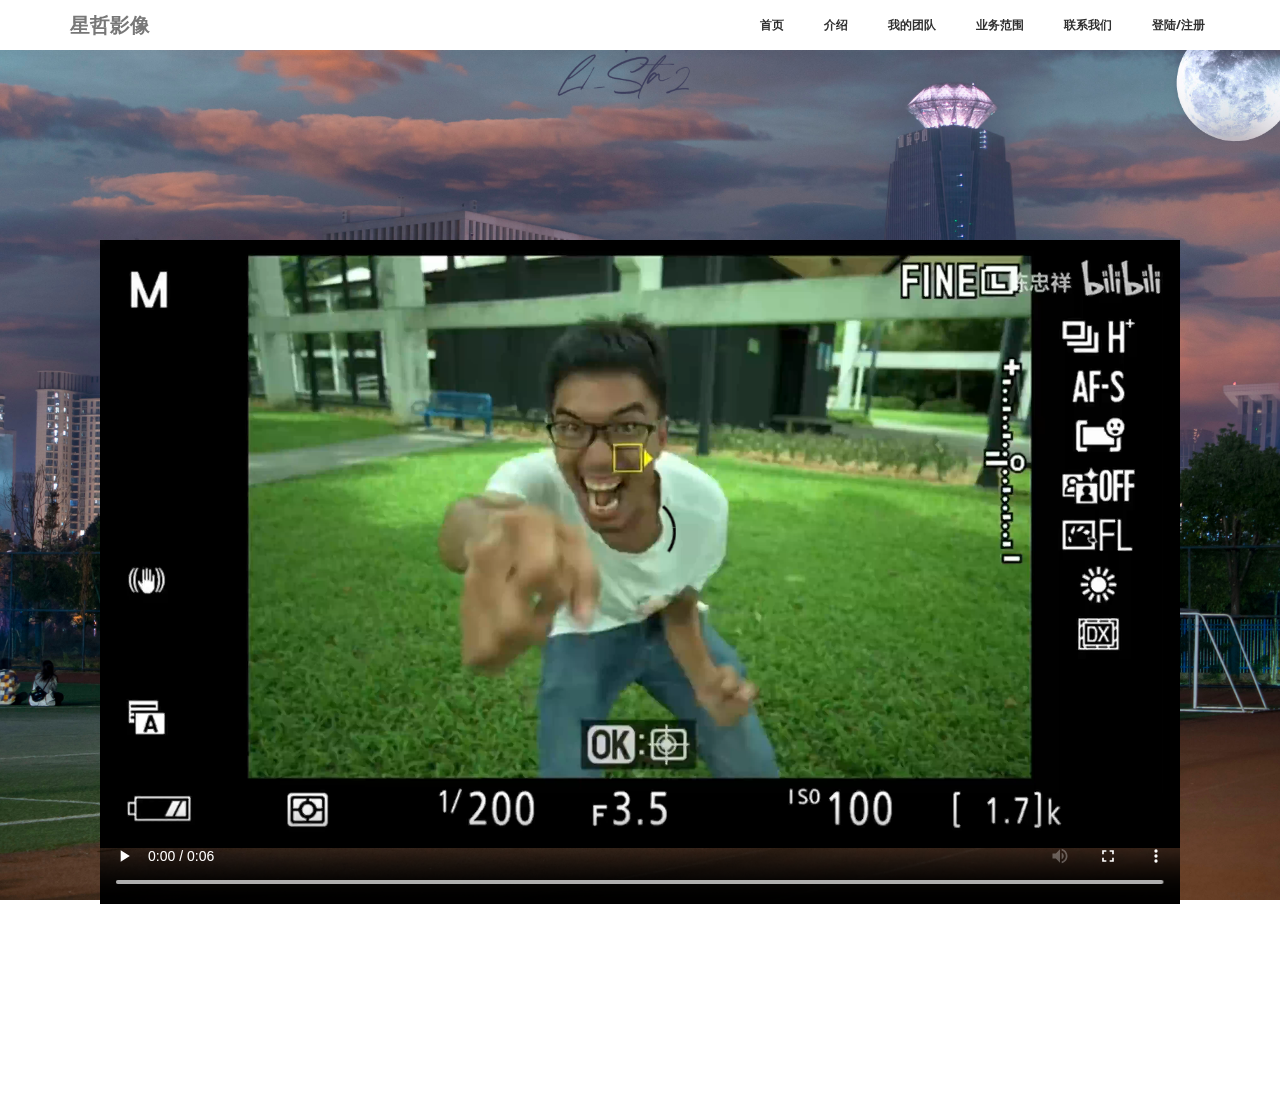
<file: eye.html>
<!DOCTYPE html>
<html lang="en">

<head>

	<meta charset="utf-8">
	<title>人眼追踪算法</title>
	<link rel="shortcut icon" href="./images/icon.ico">

	<meta http-equiv="X-UA-Compatible" content="IE=Edge">
	<!-- <meta http-equiv="refresh" content="120"> -->
	<!-- 自动刷新 -->
	<meta name="viewport" content="width=device-width, initial-scale=1">
	<meta name="keywords" content="">
	<meta name="description" content="">
	<link rel="stylesheet" href="css/bootstrap.min.css">
	<link rel="stylesheet" href="css/animate.min.css">
	<link rel="stylesheet" href="css/font-awesome.min.css">
	<link rel="stylesheet" href="css/owl.theme.css">
	<link rel="stylesheet" href="css/owl.carousel.css">
	<link rel="stylesheet" href="css/ps.css">
	<link href='https://fonts.googleapis.com/css?family=Open+Sans:400,700' rel='stylesheet' type='text/css'>

	<!-- L2Dwidget.js L2D网页动画人物 -->
	<script src="https://eqcn.ajz.miesnfu.com/wp-content/plugins/wp-3d-pony/live2dw/lib/L2Dwidget.min.js"></script>
	<script>
		L2Dwidget.init({
			"model": { "jsonPath": "https://unpkg.com/live2d-widget-model-hijiki@1.0.5/assets/hijiki.model.json", "scale": 1, "hHeadPos": 0.5, "vHeadPos": 0.618 },
			"display": { "position": "right", "width": 100, "height": 300, "hOffset": 0, "vOffset": -100 },
			"mobile": { "show": true, "scale": 0.5 },
			"react": { "opacityDefault": 0.7, "opacityOnHover": 0.2 }
		});
	</script>

</head>

<body data-spy="scroll" data-target=".navbar-collapse" data-offset="50">
	<section class="navbar navbar-default navbar-fixed-top wow fadeInDown" role="navigation">
		<div class="container">

			<div class="navbar-header">
				<button class="navbar-toggle" data-toggle="collapse" data-target=".navbar-collapse">
					<span class="icon icon-bar"></span>
					<span class="icon icon-bar"></span>
					<span class="icon icon-bar"></span>
				</button>
				<a href="./index.html" class="navbar-brand">星哲影像</a>
			</div>
			<div class="collapse navbar-collapse">
				<ul class="nav navbar-nav navbar-right main-navigation">
					<li><a href="./index.html#home" class="smoothScroll">首页</a></li>
					<li><a href="./index.html#about" class="smoothScroll">介绍</a></li>
					<li><a href="./index.html#testimonial" class="smoothScroll">我的团队</a></li>
					<li><a href="./index.html#blog" class="smoothScroll">业务范围</a></li>
					<li><a href="./index.html#contact" class="smoothScroll">联系我们</a></li>
					<li><a href="login_page.html" class="smoothScroll">登陆/注册</a></li>
				</ul>
			</div>

		</div>
	</section>

	<section class="movie1" id="contact">
		<div class="movie wow fadeInUp">
			<video width="1080" height="720" controls autoplay="autoplay" loop="loop">
				<source src="./movie/movie1.mp4" type="video/mp4">
				您的浏览器不支持 video 属性。
			</video>
		</div>
	</section>
	  <!-- js -->
	  <script src="js/jquery.js"></script>
	  <script src="js/bootstrap.min.js"></script>
	  <script src="js/smoothscroll.js"></script>
	  <script src="js/jquery.nav.js"></script>
	  <script src="js/jquery.parallax.js"></script>
	  <script src="js/owl.carousel.min.js"></script>
	  <script src="js/isotope.min.js"></script>
	  <script src="js/wow.min.js"></script>
	  <script src="js/counter.js"></script>
	  <script src="js/custom.js"></script>
</body>

</html>
</file>
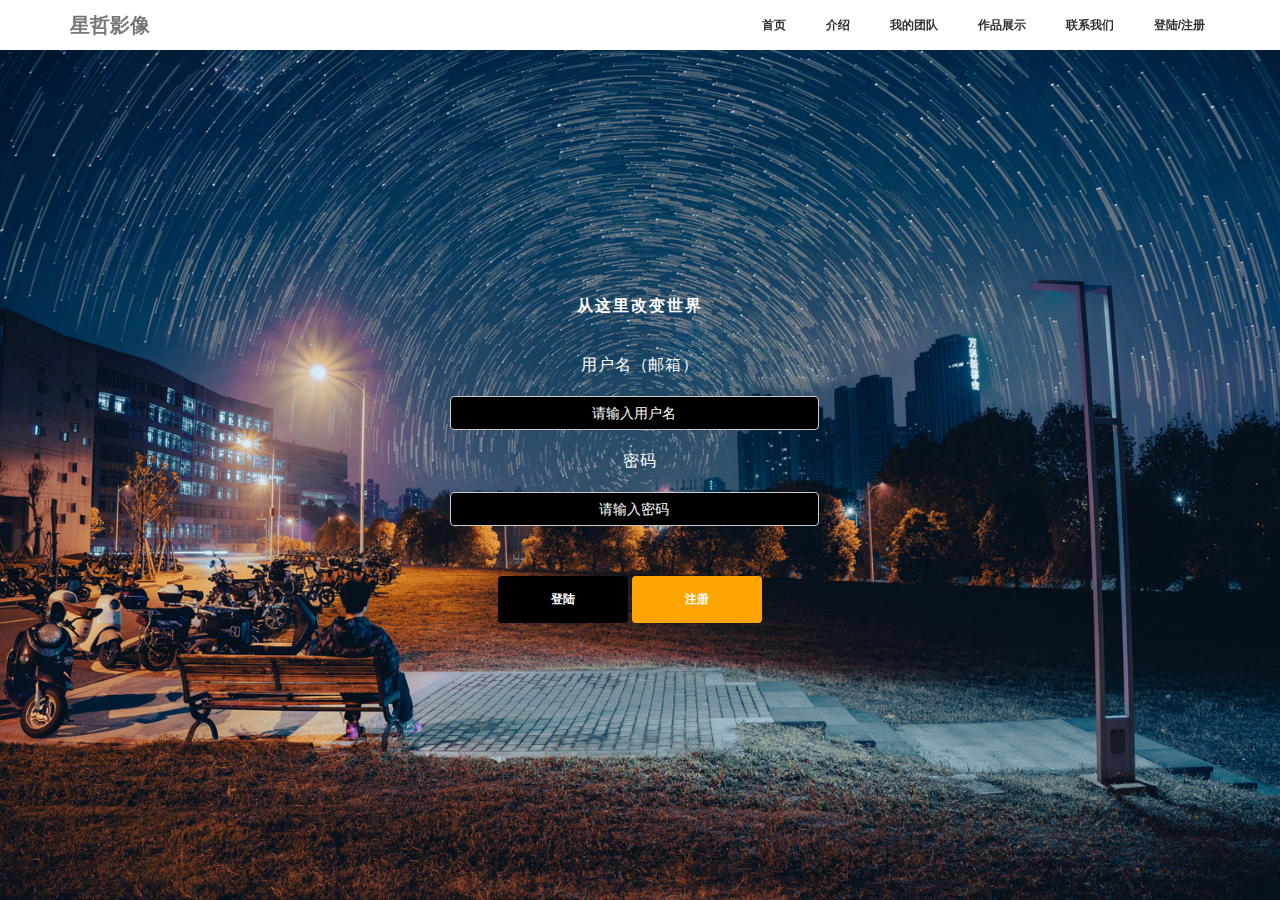
<file: login_page.html>
<!DOCTYPE html>
<html lang="en">

<head>

  <meta charset="utf-8">
  <title>登陆</title>
  <link rel="shortcut icon" href="./images/icon.ico">

  <meta http-equiv="X-UA-Compatible" content="IE=Edge">
  <!-- <meta http-equiv="refresh" content="120"> -->
  <!-- 自动刷新 -->
  <meta name="viewport" content="width=device-width, initial-scale=1">
  <meta name="keywords" content="">
  <meta name="description" content="">
  <link rel="stylesheet" href="css/bootstrap.min.css">
  <link rel="stylesheet" href="css/animate.min.css">
  <link rel="stylesheet" href="css/font-awesome.min.css">
  <link rel="stylesheet" href="css/owl.theme.css">
  <link rel="stylesheet" href="css/owl.carousel.css">
  <link rel="stylesheet" href="css/ps.css">
  <link rel="stylesheet" href="css/login.css">
  <link href='https://fonts.googleapis.com/css?family=Open+Sans:400,700' rel='stylesheet' type='text/css'>

  <!-- L2Dwidget.js L2D网页动画人物 -->
  <script src="https://eqcn.ajz.miesnfu.com/wp-content/plugins/wp-3d-pony/live2dw/lib/L2Dwidget.min.js"></script>
  <script>
    L2Dwidget.init({
      "model": { "jsonPath": "https://unpkg.com/live2d-widget-model-hijiki@1.0.5/assets/hijiki.model.json", "scale": 1, "hHeadPos": 0.5, "vHeadPos": 0.618 },
      "display": { "position": "right", "width": 100, "height": 300, "hOffset": 0, "vOffset": -100 },
      "mobile": { "show": true, "scale": 0.5 },
      "react": { "opacityDefault": 0.7, "opacityOnHover": 0.2 }
    });
  </script>

</head>


<body data-spy="scroll" data-target=".navbar-collapse" data-offset="50">


  <!-- Home section
  ================================================== -->
  <section id="home" class="parallax-section">
    <div class="container">
      <h3 class="Star wow fadeInDown" data-wow-delay="0.2s">从这里改变世界</h3>
      <form action="./php/login.php" method="post">
        <div class="ls">
          <div class="wow fadeInLeft">
            <p>用户名（邮箱）</p>
            <input type="email" class="form-control" id="inputtext" aria-describedby="emailHelp" placeholder="请输入用户名"
              maxlength="20" name="email">
          </div>
          <div class="wow fadeInRight">
            <p>密码</p>
            <input type="password" class="form-control" id="inputtext" placeholder="请输入密码" maxlength="20"
              name="password">
          </div>

        </div>
        <input type="submit" class="btn btn-default smoothScroll wow fadeInUp" data-wow-delay="0.4s" value="登陆">
        <a href="./sign.html" class="btn btn-danger wow fadeInUp" data-wow-delay="0.6s">注册</a>
      </form>
    </div>
  </section>


  <!-- Navigation section
  ================================================== -->
  <section class="navbar navbar-default navbar-fixed-top wow fadeInDown" role="navigation">
    <div class="container">
      <a href="index.html" class="navbar-brand">星哲影像</a>
      <div class="collapse navbar-collapse">
        <ul class="nav navbar-nav navbar-right main-navigation">
          <li><a href="index.html" class="smoothScroll">首页</a></li>
          <li><a href="#about" class="smoothScroll">介绍</a></li>
          <li><a href="index.html#testimonial" class="smoothScroll">我的团队</a></li>
          <li><a href="index.html#blog" class="smoothScroll">作品展示</a></li>
          <li><a href="index.html#contact" class="smoothScroll">联系我们</a></li>
          <li><a href="login_page.html" class="smoothScroll">登陆/注册</a></li>
        </ul>
      </div>

    </div>
  </section>
  <!-- js -->
  <script src="js/jquery.js"></script>
  <script src="js/bootstrap.min.js"></script>
  <script src="js/smoothscroll.js"></script>
  <script src="js/jquery.nav.js"></script>
  <script src="js/jquery.parallax.js"></script>
  <script src="js/owl.carousel.min.js"></script>
  <script src="js/isotope.min.js"></script>
  <script src="js/wow.min.js"></script>
  <script src="js/counter.js"></script>
  <script src="js/custom.js"></script>
</body>

</html>
</file>
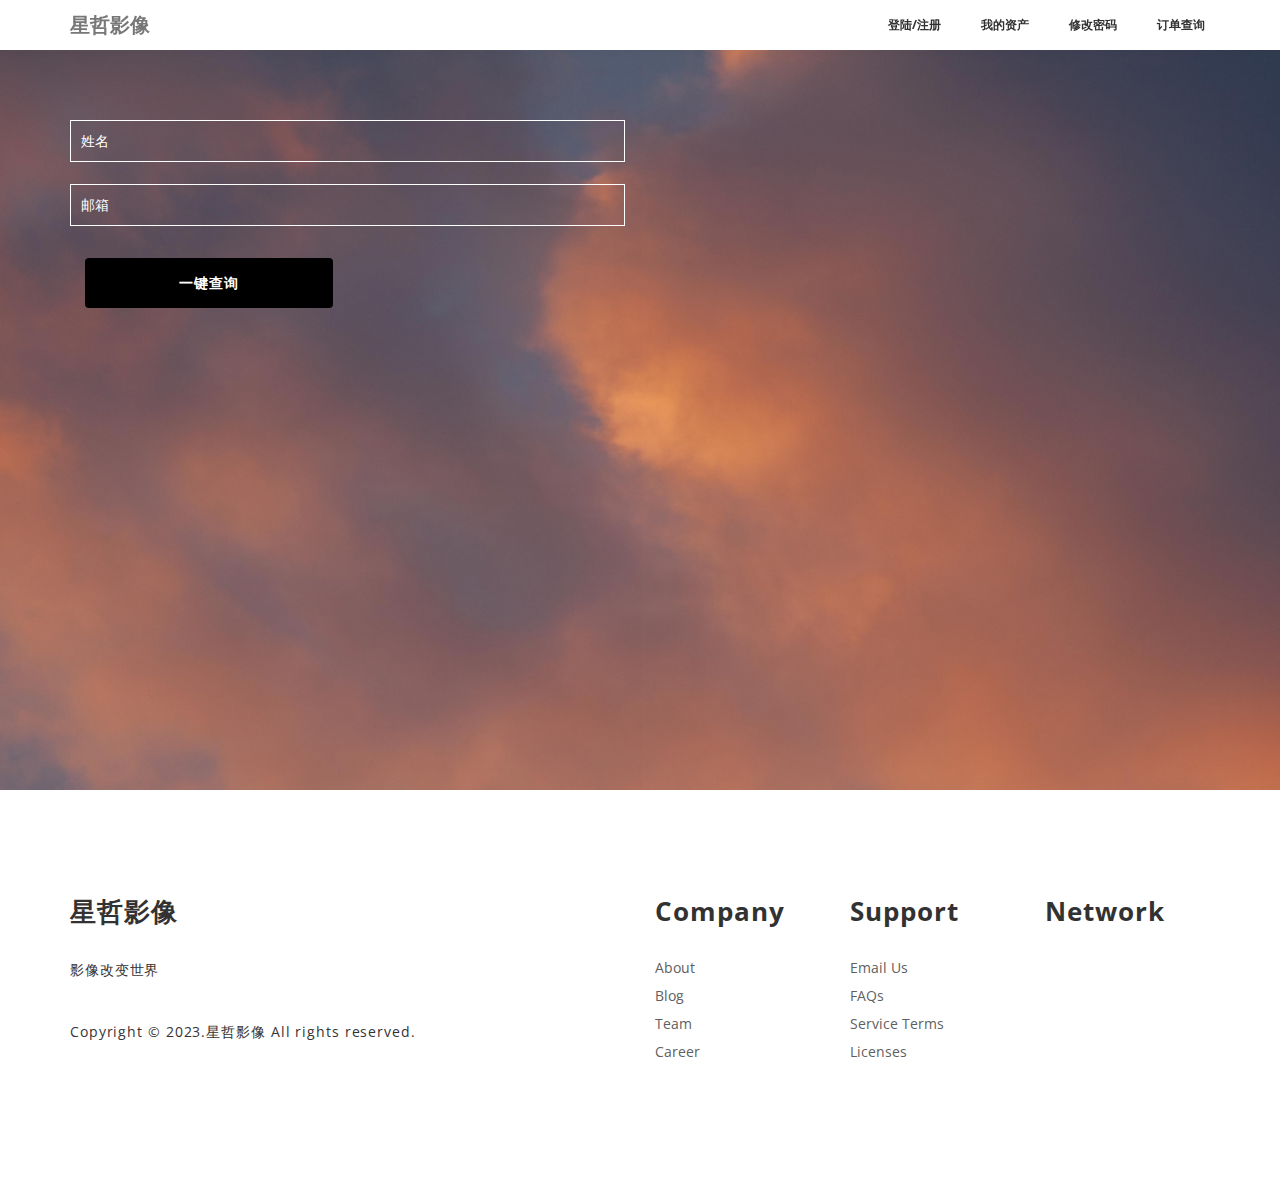
<file: search.html>
<!DOCTYPE html>
<html lang="en">

<head>

  <meta charset="utf-8">
  <title>订单查询</title>
  <link rel="shortcut icon" href="./images/icon.ico">

  <meta http-equiv="X-UA-Compatible" content="IE=Edge">
  <!-- <meta http-equiv="refresh" content="120"> -->
  <!-- 自动刷新 -->
  <meta name="viewport" content="width=device-width, initial-scale=1">
  <meta name="keywords" content="">
  <meta name="description" content="">
  <link rel="stylesheet" href="css/bootstrap.min.css">
  <link rel="stylesheet" href="css/animate.min.css">
  <link rel="stylesheet" href="css/font-awesome.min.css">
  <link rel="stylesheet" href="css/owl.theme.css">
  <link rel="stylesheet" href="css/owl.carousel.css">
  <link rel="stylesheet" href="css/user.css">
  <link href='https://fonts.googleapis.com/css?family=Open+Sans:400,700' rel='stylesheet' type='text/css'>

  <!-- L2Dwidget.js L2D网页动画人物 -->
  <script src="https://eqcn.ajz.miesnfu.com/wp-content/plugins/wp-3d-pony/live2dw/lib/L2Dwidget.min.js"></script>
  <script>
    L2Dwidget.init({
      "model": { "jsonPath": "https://unpkg.com/live2d-widget-model-hijiki@1.0.5/assets/hijiki.model.json", "scale": 1, "hHeadPos": 0.5, "vHeadPos": 0.618 },
      "display": { "position": "right", "width": 100, "height": 300, "hOffset": 0, "vOffset": -100 },
      "mobile": { "show": true, "scale": 0.5 },
      "react": { "opacityDefault": 0.7, "opacityOnHover": 0.2 }
    });
  </script>

</head>


<body data-spy="scroll" data-target=".navbar-collapse" data-offset="50" onload="login()">


	<section id="contact" class="parallax-section">
		<div class="container">
			<div class="row">


				<div class="col-md-6 col-sm-6 Star" data-wow-delay="0.6s">
					<form action="/php/search.php" method="post">
						<div class="main col">
							<input type="text" class="form-control wow fadeInLeft" data-wow-delay="0.1" placeholder="姓名" name="name" id="name"
								maxlength="10">
							<input type="email" class="form-control wow fadeInLeft" data-wow-delay="1.5" placeholder="邮箱" name="email" id="email"
								maxlength="20">
						</div>
						<div class="col-md-6 col-sm-6">
							<input name="submit" type="submit" class="form-control wow fadeInRight" id="submit" value="一键查询">
                            <br><br><br><br><br><br><br><br><br><br><br><br><br><br><br><br><br>
						</div>
					</form>
				</div>





			</div>
		</div>
	</section>
	<footer>
		<div class="container">
			<div class="row">

				<div class="col-md-6 col-sm-6 wow fadeInUp" data-wow-delay="0.3s">
					<h2>星哲影像</h2>
					<p>影像改变世界</p>
					<p>Copyright &copy; 2023.星哲影像 All rights reserved.</p>
				</div>
				<div class="link-list col-md-2 col-sm-2 wow fadeInUp" data-wow-delay="0.6s">
					<h2>Company</h2>
					<a href="#">About</a>
					<a href="#">Blog</a>
					<a href="#testimonial">Team</a>
					<a href="#">Career</a>
				</div>
				<div class="link-list col-md-2 col-sm-2 wow fadeInUp" data-wow-delay="0.6s">
					<h2>Support</h2>
					<a href="mailto:1936588711@qq.com">Email Us</a>
					<a href="#">FAQs</a>
					<a href="#">Service Terms</a>
					<a href="#">Licenses</a>
				</div>
				<div class="col-md-2 col-sm-2 wow fadeInUp" data-wow-delay="0.9s">
					<h2>Network</h2>
					<ul class="social-icon">
						<li><img src="images/qq.jpg" class="fa fa-facebook wow fadeIn" data-wow-delay="0.3s"
								alt="qq二维码"></li>
						<li><img src="images/vx.jpg" class="fa fa-twitter wow fadeIn" data-wow-delay="0.6s" alt="vx二维码">
						</li>
					</ul>
					<div>

					</div>
				</div>


	</footer>


  <!-- Navigation section
  ================================================== -->
  <section class="navbar navbar-default navbar-fixed-top wow fadeInDown" role="navigation">
    <div class="container">
      <a href="./index.html" class="navbar-brand" id="nb">星哲影像</a>
      <div class="collapse navbar-collapse">
        <ul class="nav navbar-nav navbar-right main-navigation">
          <li><a href="" class="smoothScroll" id="登陆注册">登陆/注册</a></li>
          <li><a href="./user.html" class="smoothScroll">我的资产</a></li>
          <li><a href="./changepw.html" class="smoothScroll">修改密码</a></li>
          <li><a href="./search.html" class="smoothScroll">订单查询</a></li>
        </ul>
      </div>

    </div>
  </section>
  <!-- js -->
  <script src="js/jquery.js"></script>
  <script src="js/bootstrap.min.js"></script>
  <script src="js/smoothscroll.js"></script>
  <script src="js/jquery.nav.js"></script>
  <script src="js/jquery.parallax.js"></script>
  <script src="js/owl.carousel.min.js"></script>
  <script src="js/isotope.min.js"></script>
  <script src="js/wow.min.js"></script>
  <script src="js/counter.js"></script>
  <script src="js/custom.js"></script>
  <script src="js/user.js"></script>
</body>

</html>
</file>
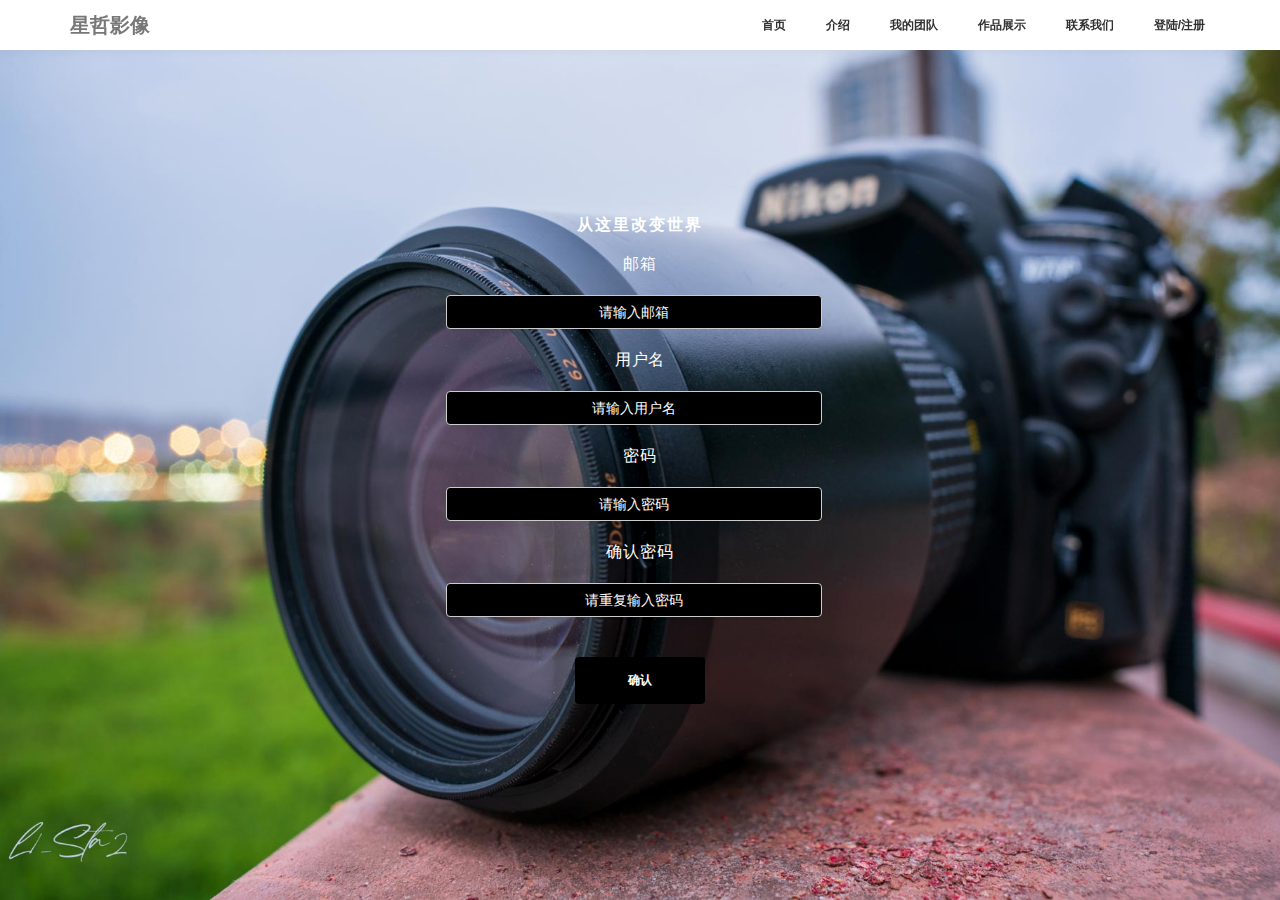
<file: sign.html>
<!DOCTYPE html>
<html lang="en">

<head>

  <meta charset="utf-8">
  <title>注册</title>

  <meta http-equiv="X-UA-Compatible" content="IE=Edge">
  <!-- <meta http-equiv="refresh" content="120"> -->
  <!-- 自动刷新 -->
  <meta name="viewport" content="width=device-width, initial-scale=1">
  <meta name="keywords" content="">
  <meta name="description" content="">
  <link rel="stylesheet" href="css/bootstrap.min.css">
  <link rel="stylesheet" href="css/animate.min.css">
  <link rel="stylesheet" href="css/font-awesome.min.css">
  <link rel="stylesheet" href="css/owl.theme.css">
  <link rel="stylesheet" href="css/owl.carousel.css">
  <link rel="stylesheet" href="css/style.css">
  <link rel="stylesheet" href="css/login.css">
  <link href='https://fonts.googleapis.com/css?family=Open+Sans:400,700' rel='stylesheet' type='text/css'>


  <!-- 以下为密码检测片段 -->
  <script type="text/javascript">
    function check2pwd() {


      if (input1.value == "" || input2.value == "") {
        alert("密码不可为空");

      }
      else if (input1.value != input2.value) {
        alert("两次输入密码不一致！")
        input1.value = "";
        input2.value = "";
      }
    }
  </script>
  <!-- 以上为密码检测片段 -->


  <!-- L2Dwidget.js L2D网页动画人物 -->
  <script src="https://eqcn.ajz.miesnfu.com/wp-content/plugins/wp-3d-pony/live2dw/lib/L2Dwidget.min.js"></script>
  <script>
    L2Dwidget.init({
      "model": { "jsonPath": "https://unpkg.com/live2d-widget-model-hijiki@1.0.5/assets/hijiki.model.json", "scale": 1, "hHeadPos": 0.5, "vHeadPos": 0.618 },
      "display": { "position": "right", "width": 100, "height": 300, "hOffset": 0, "vOffset": -100 },
      "mobile": { "show": true, "scale": 0.5 },
      "react": { "opacityDefault": 0.7, "opacityOnHover": 0.2 }
    });
  </script>

</head>


<body data-spy="scroll" data-target=".navbar-collapse" data-offset="50">


  <!-- Home section
  ================================================== -->
  <section id="home" class="parallax-section">
    <div class="container">
      <h3 class="Star wow fadeInDown" data-wow-delay="0.2s">从这里改变世界</h3>
      <form action="./php/sign_up.php" method="post">

        <p class="Star wow fadeInUp" data-wow-delay="0.1">邮箱</p>
        <input type="email" name="email" class="form-control wow fadeInUp" data-wow-delay="0.3" id="inputtext" aria-describedby="emailHelp"
          placeholder="请输入邮箱" maxlength="20">
        <p class="Star wow fadeInUp" data-wow-delay="0.5">用户名</p>
        <input type="name" name="name" class="form-control wow fadeInUp" data-wow-delay="0.7" id="inputtext" aria-describedby="emailHelp"
          placeholder="请输入用户名" maxlength="20">
        <p class="Star wow fadeInUp" data-wow-delay="0.9">密码</p>
        <input type="password" class="form-control wow fadeInUp" data-wow-delay="1.1" id="input1" placeholder="请输入密码" maxlength="20">
        <p class="Star wow fadeInUp" data-wow-delay="1.3">确认密码</p>
        <input type="password" name="password" class="form-control wow fadeInUp" data-wow-delay="1.5" id="input2" placeholder="请重复输入密码" maxlength="20">

        <input type="submit" class="btn btn-default smoothScroll wow fadeInUp" data-wow-delay="0.4s" value="确认"
          onmouseover="check2pwd()">
      </form>
    </div>
  </section>


  <!-- Navigation section
  ================================================== -->
  <section class="navbar navbar-default navbar-fixed-top wow fadeInDown" role="navigation">
    <div class="container">
      <a href="index.html" class="navbar-brand">星哲影像</a>
      <div class="collapse navbar-collapse">
        <ul class="nav navbar-nav navbar-right main-navigation">
          <li><a href="index.html" class="smoothScroll">首页</a></li>
          <li><a href="#about" class="smoothScroll">介绍</a></li>
          <li><a href="index.html#testimonial" class="smoothScroll">我的团队</a></li>
          <li><a href="index.html#blog" class="smoothScroll">作品展示</a></li>
          <li><a href="index.html#contact" class="smoothScroll">联系我们</a></li>
          <li><a href="login_page.html" class="smoothScroll">登陆/注册</a></li>
        </ul>
      </div>

    </div>
  </section>
    <!-- js -->
    <script src="js/jquery.js"></script>
    <script src="js/bootstrap.min.js"></script>
    <script src="js/smoothscroll.js"></script>
    <script src="js/jquery.nav.js"></script>
    <script src="js/jquery.parallax.js"></script>
    <script src="js/owl.carousel.min.js"></script>
    <script src="js/isotope.min.js"></script>
    <script src="js/wow.min.js"></script>
    <script src="js/counter.js"></script>
    <script src="js/custom.js"></script>
</body>

</html>
</file>
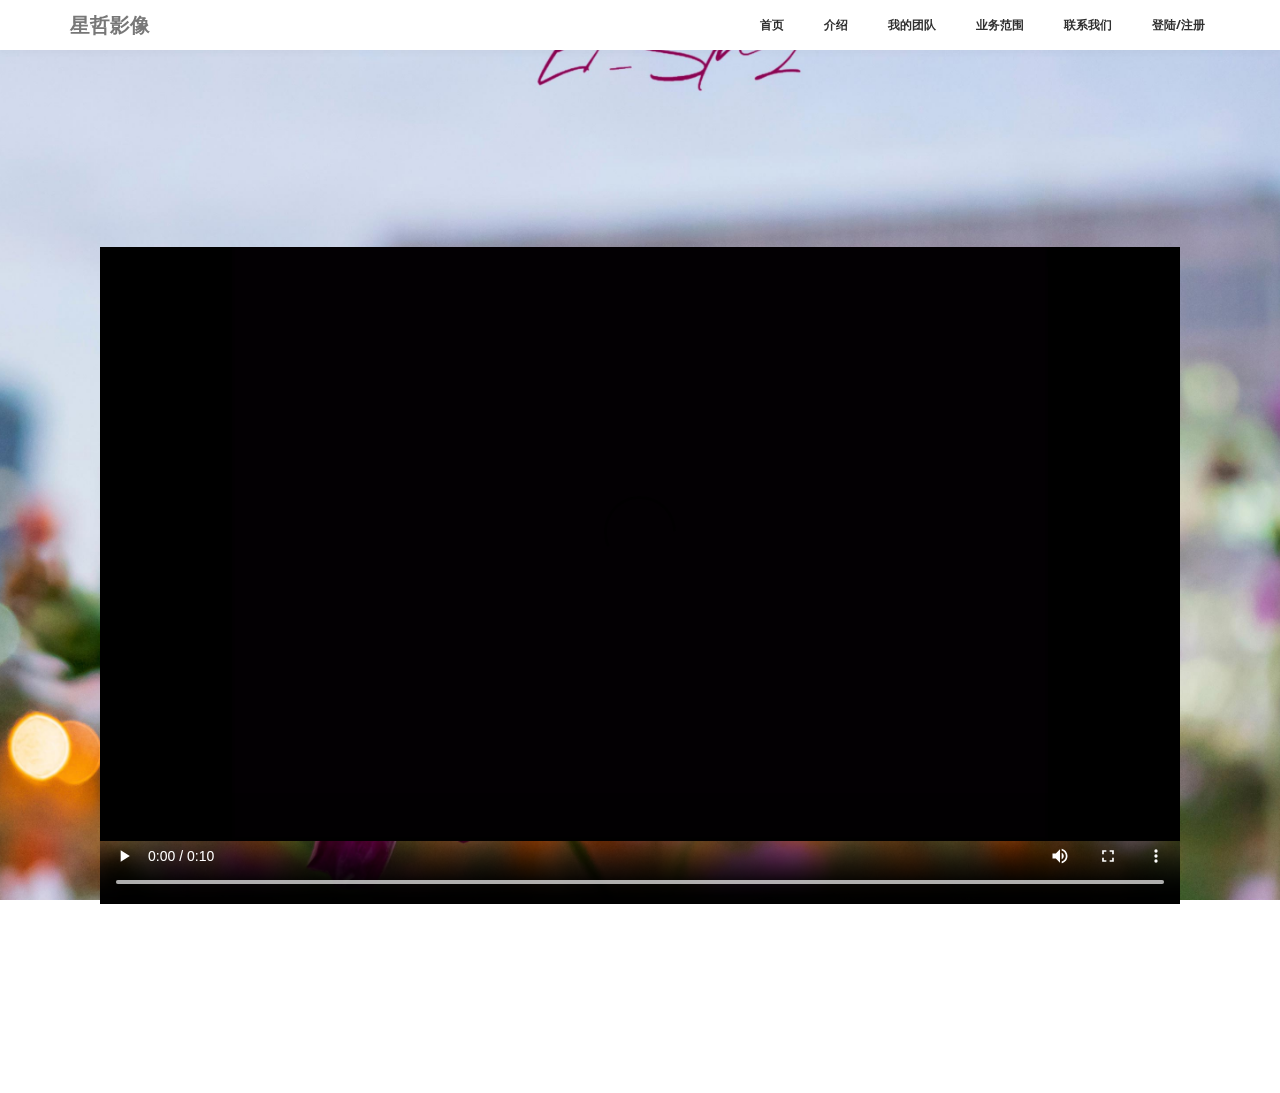
<file: steadicam.html>
<!DOCTYPE html>
<html lang="en">

<head>

	<meta charset="utf-8">
	<title>视频稳定算法</title>

	<meta http-equiv="X-UA-Compatible" content="IE=Edge">
	<!-- <meta http-equiv="refresh" content="120"> -->
	<!-- 自动刷新 -->
	<meta name="viewport" content="width=device-width, initial-scale=1">
	<meta name="keywords" content="">
	<meta name="description" content="">
	<link rel="stylesheet" href="css/bootstrap.min.css">
	<link rel="stylesheet" href="css/animate.min.css">
	<link rel="stylesheet" href="css/font-awesome.min.css">
	<link rel="stylesheet" href="css/owl.theme.css">
	<link rel="stylesheet" href="css/owl.carousel.css">
	<link rel="stylesheet" href="css/style.css">
	<link href='https://fonts.googleapis.com/css?family=Open+Sans:400,700' rel='stylesheet' type='text/css'>

	<!-- L2Dwidget.js L2D网页动画人物 -->
	<script src="https://eqcn.ajz.miesnfu.com/wp-content/plugins/wp-3d-pony/live2dw/lib/L2Dwidget.min.js"></script>
	<script>
		L2Dwidget.init({
			"model": { "jsonPath": "https://unpkg.com/live2d-widget-model-hijiki@1.0.5/assets/hijiki.model.json", "scale": 1, "hHeadPos": 0.5, "vHeadPos": 0.618 },
			"display": { "position": "right", "width": 100, "height": 300, "hOffset": 0, "vOffset": -100 },
			"mobile": { "show": true, "scale": 0.5 },
			"react": { "opacityDefault": 0.7, "opacityOnHover": 0.2 }
		});
	</script>

</head>

<body data-spy="scroll" data-target=".navbar-collapse" data-offset="50">
	<section class="navbar navbar-default navbar-fixed-top wow fadeInDown" role="navigation">
		<div class="container">

			<div class="navbar-header">
				<button class="navbar-toggle" data-toggle="collapse" data-target=".navbar-collapse">
					<span class="icon icon-bar"></span>
					<span class="icon icon-bar"></span>
					<span class="icon icon-bar"></span>
				</button>
				<a href="./index.html" class="navbar-brand">星哲影像</a>
			</div>
			<div class="collapse navbar-collapse">
				<ul class="nav navbar-nav navbar-right main-navigation">
					<li><a href="./index.html#home" class="smoothScroll">首页</a></li>
					<li><a href="./index.html#about" class="smoothScroll">介绍</a></li>
					<li><a href="./index.html#testimonial" class="smoothScroll">我的团队</a></li>
					<li><a href="./index.html#blog" class="smoothScroll">业务范围</a></li>
					<li><a href="./index.html#contact" class="smoothScroll">联系我们</a></li>
					<li><a href="login_page.html" class="smoothScroll">登陆/注册</a></li>
				</ul>
			</div>

		</div>
	</section>

	<section class="movie1" id="contact">
		<div class="movie wow fadeInUp">
			<video width="1080" height="720" controls autoplay="autoplay" loop="loop">
				<source src="./movie/movie2.mp4" type="video/mp4">
				您的浏览器不支持 video 属性。
			</video>
		</div>
	</section>
	  <!-- js -->
	  <script src="js/jquery.js"></script>
	  <script src="js/bootstrap.min.js"></script>
	  <script src="js/smoothscroll.js"></script>
	  <script src="js/jquery.nav.js"></script>
	  <script src="js/jquery.parallax.js"></script>
	  <script src="js/owl.carousel.min.js"></script>
	  <script src="js/isotope.min.js"></script>
	  <script src="js/wow.min.js"></script>
	  <script src="js/counter.js"></script>
	  <script src="js/custom.js"></script>
</body>

</html>
</file>
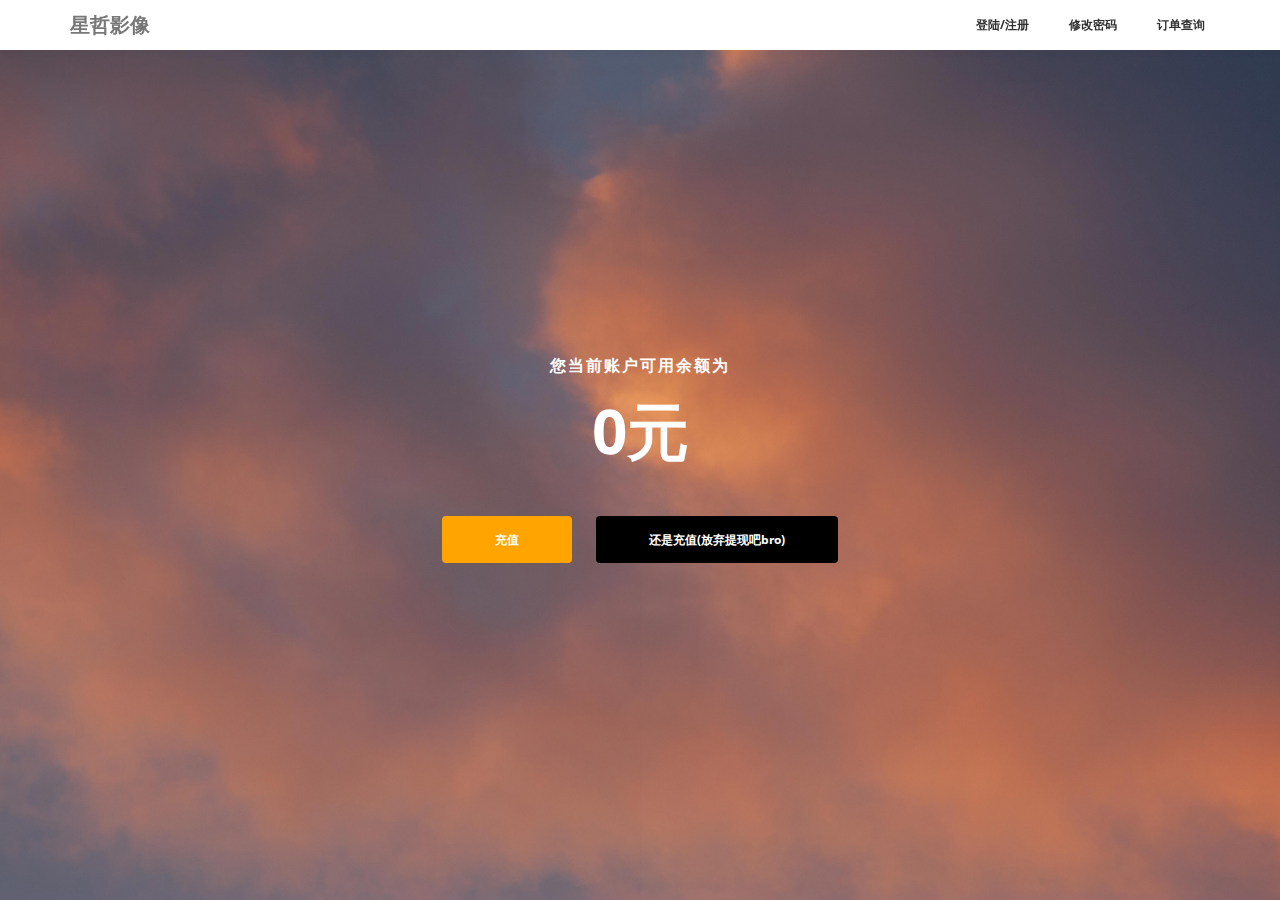
<file: user.html>
<!DOCTYPE html>
<html lang="en">

<head>

  <meta charset="utf-8">
  <title>我的资产</title>
  <link rel="shortcut icon" href="./images/icon.ico">

  <meta http-equiv="X-UA-Compatible" content="IE=Edge">
  <!-- <meta http-equiv="refresh" content="120"> -->
  <!-- 自动刷新 -->
  <meta name="viewport" content="width=device-width, initial-scale=1">
  <meta name="keywords" content="">
  <meta name="description" content="">
  <link rel="stylesheet" href="css/bootstrap.min.css">
  <link rel="stylesheet" href="css/animate.min.css">
  <link rel="stylesheet" href="css/font-awesome.min.css">
  <link rel="stylesheet" href="css/owl.theme.css">
  <link rel="stylesheet" href="css/owl.carousel.css">
  <link rel="stylesheet" href="css/user.css">
  <link href='https://fonts.googleapis.com/css?family=Open+Sans:400,700' rel='stylesheet' type='text/css'>

  <!-- L2Dwidget.js L2D网页动画人物 -->
  <script src="https://eqcn.ajz.miesnfu.com/wp-content/plugins/wp-3d-pony/live2dw/lib/L2Dwidget.min.js"></script>
  <script>
    L2Dwidget.init({
      "model": { "jsonPath": "https://unpkg.com/live2d-widget-model-hijiki@1.0.5/assets/hijiki.model.json", "scale": 1, "hHeadPos": 0.5, "vHeadPos": 0.618 },
      "display": { "position": "right", "width": 100, "height": 300, "hOffset": 0, "vOffset": -100 },
      "mobile": { "show": true, "scale": 0.5 },
      "react": { "opacityDefault": 0.7, "opacityOnHover": 0.2 }
    });
  </script>

</head>


<body data-spy="scroll" data-target=".navbar-collapse" data-offset="50" onload="login()">


  <!-- Home section
  ================================================== -->
  <section id="home" class="parallax-section">
    <!--使用parallax插件-->
    <div class="container">
        <div class="row">
                <div class="main col">
                    <h3 class="Star wow fadeInLeft" data-wow-delay="0.2s">您当前账户可用余额为</h3>
                    <h1 class="Star wow fadeInRight" data-wow-delay="1.5s" id="money")>0元</h1>
                    <a href='./images/支付.jpg'class="btn btn-danger wow fadeInUp"
                        data-wow-delay="0.4s">充值</a>
                    <a href="#about" class="btn btn-default smoothScroll wow fadeInUp" data-wow-delay="0.6s">还是充值(放弃提现吧bro)</a>
                </div>
        </div>
    </div>
</section>



  <!-- Navigation section
  ================================================== -->
  <section class="navbar navbar-default navbar-fixed-top wow fadeInDown" role="navigation">
    <div class="container">
      <a href="./index.html" class="navbar-brand" id="nb">星哲影像</a>
      <div class="collapse navbar-collapse">
        <ul class="nav navbar-nav navbar-right main-navigation">
          <li><a href="" class="smoothScroll" id="登陆注册">登陆/注册</a></li>
          <li><a href="./changepw.html" class="smoothScroll">修改密码</a></li>
          <li><a href="./search.html" class="smoothScroll">订单查询</a></li>
        </ul>
      </div>

    </div>
  </section>
  <!-- js -->
  <script src="js/jquery.js"></script>
  <script src="js/bootstrap.min.js"></script>
  <script src="js/smoothscroll.js"></script>
  <script src="js/jquery.nav.js"></script>
  <script src="js/jquery.parallax.js"></script>
  <script src="js/owl.carousel.min.js"></script>
  <script src="js/isotope.min.js"></script>
  <script src="js/wow.min.js"></script>
  <script src="js/counter.js"></script>
  <script src="js/custom.js"></script>
  <script src="js/user.js"></script>
</body>

</html>
</file>
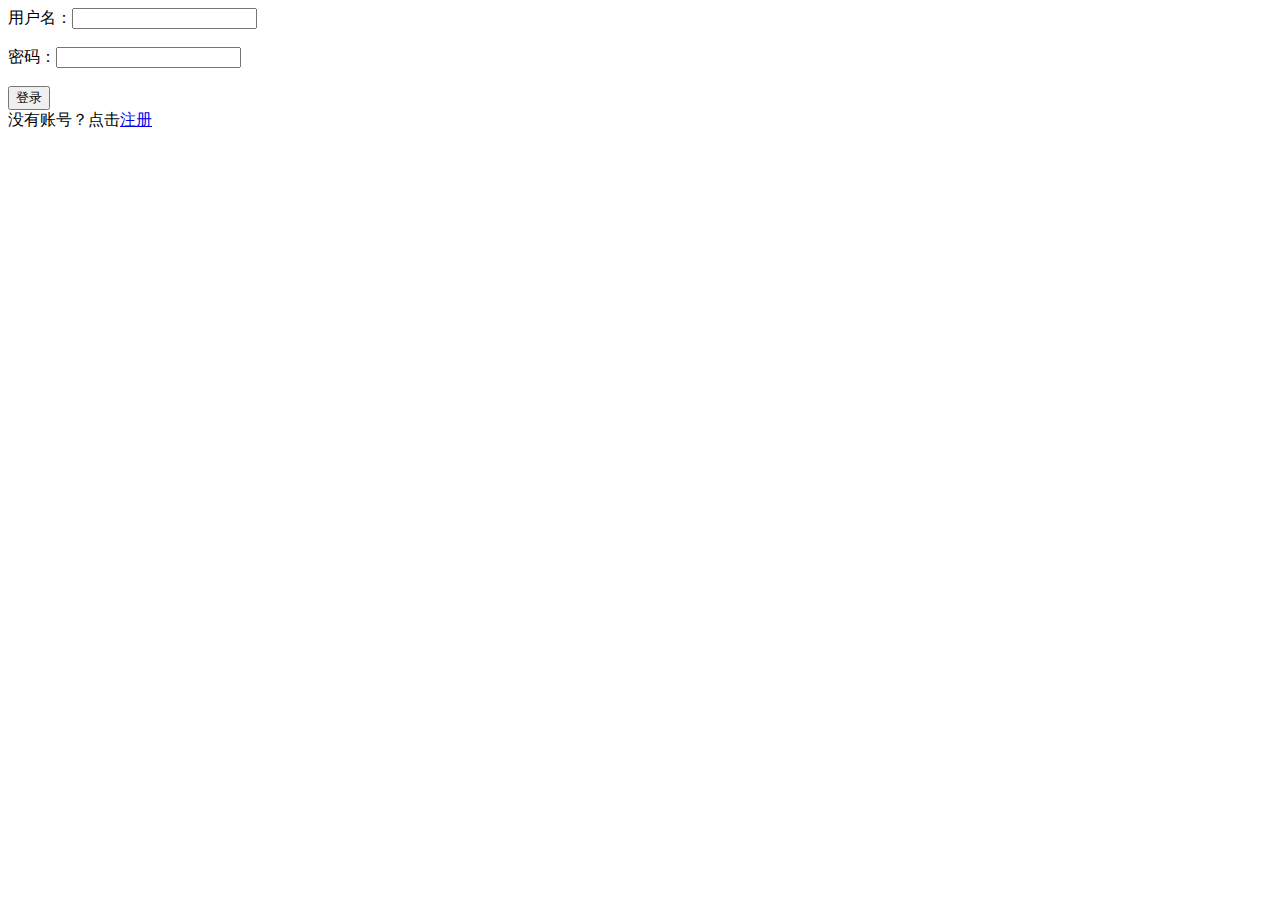
<file: test/test.html>
<!DOCTYPE html>
<html>
<head>
    <meta charset="UTF-8">
    <title>login page</title>
</head>
<body>
    <div>
        <form action="login.php" method="post">
            用户名：<input type="text" name="username"><br><br>
            密码：<input type="text" name="password"><br><br>
            <button>登录</button>
        </form>
        没有账号？点击<a href="#">注册</a>
    </div>
</body>
</html>
</file>
<file: css/style.css>
/* Body
------------------------------------- */
body {
		background: #ffffff;
    font-family: 'Open Sans', sans-serif;
    font-weight: 400;
    position: relative;
}

html,body {
      width: 100%;
     overflow-x: hidden;
  }

.post-masonry img {
    width: 100%;
    display: block;
}

/* 排版
------------------------------------- */
h1,h2,h3,h4,h5 {
  font-weight: bold;
}

h1 {
  font-size: 62px;
  line-height: 72px;
}

h2 {
  color: #323232;
  font-size: 26px;
  line-height: 42px;
  letter-spacing: 1px;
  padding-bottom: 12px;
}

h3 {
  color: #ffa400;
  font-size: 16px;
  letter-spacing: 26px;
  letter-spacing: 2px;
}

h5 {
  color: #ffa400;
  line-height: 28px;
  letter-spacing: 2px;
}

p {
  font-size: 16px;
  letter-spacing: 0.9px;
  line-height: 32px;
}



/* 整体布局
------------------------------------- */
#testimonial, #blog, #counter, #contact {
   	padding-top: 120px;
  	padding-bottom: 120px;
}

#about h3 {
  	padding-bottom: 12px;
}

.parallax-section {
  	background-attachment: fixed !important;
  	background-size: cover !important;
}
.tlinks{text-indent:-9999px;height:0;line-height:0;font-size:0;overflow:hidden;}

/* 导航栏
/* ========================================== */
.navbar-default {
    background: #fff;
    border: none;
    box-shadow: 0px 2px 8px 0px rgba(50, 50, 50, 0.04);
    margin: 0 !important;
  }
.navbar-default .navbar-brand {
  font-size: 20px;
  font-weight: bold;
  margin: 0;
  }
.navbar-default li {
  margin: 15px 20px;
}
.navbar-default .navbar-nav li a {
    color: #303030;
    font-size: 12px;
    font-weight: bold;
    padding: 0px;
  }
.navbar-default .navbar-nav li a:hover {
    color: #ffa400;
  }
.navbar-default .navbar-nav > li > a:hover,
.navbar-default .navbar-nav > li > a:focus {
  color: #303030;
  background-color: transparent;
}
.navbar-default .navbar-nav > .active > a,
.navbar-default .navbar-nav > .active > a:hover,
.navbar-default .navbar-nav > .active > a:focus {
  color: #ffa400;
  background-color: transparent;
}
.navbar-default .navbar-toggle {
     border: none;
     padding-top: 12px;
  }
.navbar-default .navbar-toggle .icon-bar {
    background: #ffa400;
    border-color: transparent;
  }
.navbar-default .navbar-toggle:hover,
.navbar-default .navbar-toggle:focus { 
  background-color: transparent;
}



/* 主页样式
/* ========================================== */
#home {
  background: url('../images/home-bg.jpg') 50% 0 repeat-y fixed;
  -webkit-background-size: cover;
  background-size: cover;
  background-position: center center;
  display: -webkit-box;
  display: -webkit-flex;
  display: -ms-flexbox;
  display: flex;
  -webkit-box-align: center;
  -webkit-align-items: center;
      -ms-flex-align: center;
          align-items: center;
  height: 100vh;
  text-align: center;
}

#home .btn-danger {
  background: #ffa400 !important;
  margin-right: 20px;
}

#home .btn-danger:hover {
  background: #ffc400 !important;
}

#home .btn {
  background: #000000;
  border-color: transparent;
  color: #ffffff;
  font-size: 12px;
  font-weight: bold;
  padding: 14px 52px;
  margin-top: 40px;
  transition: all 0.4s ease-in-out;
}

#home .btn:hover {
  background: #ffa400;
}




/* testimonial section styles
/* ========================================== */
#testimonial .item {
  text-align: center;
  display: block;
  width: 100%;
  padding-bottom: 62px;
}

#testimonial .item img {
  display: inline-block;
}

/* about section styles
/* ========================================== */
#about .container {
  	width: 100%;
  	padding: 0px;
  	margin: 0px;
}

#about .col-md-6 {
	padding: 0;
}

#about .about-des {
  	padding: 65px;
}

#about .about-des h3 {
	font-size: 26px;
}

#about .about-des h4 {
	font-size: 20px;
}

#about .about-des p {
	font-size: 16px;
	line-height: 32px;
}


/* blog section styles
/* ========================================== */
#blog h2, #blog h4 {
  text-align: center;
}

#blog h2 {
  padding-bottom: 12px;
  font-size: 32px;
}

#blog h4 {
  padding-bottom: 32px;
  letter-spacing: 0.9px;
}

#blog p {
	padding-top: 10px;
	font-size: 14px;
	line-height: 28px;
}

#blog .blog-wrapper {
  background: #ffffff;
  border: 1px solid #f0f0f0;
  padding: 20px;
  margin-top: 20px;
  margin-bottom: 20px;
}

#blog .blog-wrapper h3 a {
  color: #000000;
}


/* Counter section styles
/* ========================================== */
#counter {
   background: url('../images/counter-bg.jpg') 50% 0 repeat-y fixed;
  -webkit-background-size: cover;
  background-size: cover;
  background-position: center;
  text-align: center;
  padding-top: 160px;
  padding-bottom: 160px;
}

#counter .counter-number {
  color: #ffa400;
  font-size: 32px;
}

#counter .counter-text {
  color: #ffffff;
  letter-spacing: 2px;
}


/* contact section styles
/* ========================================== */
#contact {
  background: url('../images/contact-bg.jpg') 50% 0 repeat-y fixed;
  -webkit-background-size: cover;
  background-size: cover;
  background-position: center;
}

#contact .form-control {
  background: transparent;
  border-color: #ffffff;
  color: #ffffff;
  border-radius: 0px;
  box-shadow: none;
  margin-bottom: 22px;
  transition: all 0.4s ease-in-out;
  padding: 10px;
  height: auto;
}

#contact input[type="submit"] {
  background: #000000;
  border:none;
  border-radius: 4px;
  font-weight: bold;
  letter-spacing: 1px;
  height: 50px;
  margin-top: 10px;
}

#contact input[type="submit"]:hover {
  background: #ffa400;
}

.form-control::-moz-placeholder {
  color: #ffffff;
  opacity: 1;
}
.form-control:-ms-input-placeholder {
  color: #ffffff;
}
.form-control::-webkit-input-placeholder {
  color: #ffffff;
}

#contact .contact-detail {
  background: rgba(250,250,250,0.75);
  padding: 34px 10px 34px 60px;
}

#contact .contact-detail h2 {
  padding-bottom: 28px;
}

#contact .contact-detail div {
  padding-bottom: 10px;
}


/* footer section styles
/* ========================================== */
footer {
  padding-top: 80px;
  padding-bottom: 50px;
}

footer p {
  padding-right: 40px;
  padding-bottom: 20px;
  font-size: 14px;
}

footer a {
  color: #606060;
}

footer a:hover {
  color: #ffa400;
  text-decoration: none;
}

.link-list a {
  color: #606060;
  display: block;
  padding-top: 4px;
  padding-bottom: 4px;
}

.social-icon {
  padding: 0;
  margin: 0;
}
.social-icon li {
  list-style: none;
  display: inline-block;
}
.social-icon li a {
  background: #3c3c3c;
  border-radius: 100%;
  color: #ffffff;
  font-size: 18px;
  line-height: 32px;
  width: 32px;
  height: 32px;
  text-align: center;
  text-decoration: none;
  transition: all 0.4s ease-in-out;
  margin-right: 2px;
}
.social-icon li a:hover {
  background: #ffa400;
}



@media (max-width: 1280px) {
	#about .about-des {
		padding: 40px;
	}
	#about .about-des h3 {
		font-size: 20px;
	}
	
	#about .about-des h4 {
		font-size: 16px;
	}
	
	#about .about-des p {
		font-size: 13px;
		line-height: 24px;
	}
}
/* mobile responsive section styles
/* ========================================== */
@media (max-width: 768px) {
  h1 {
    font-size: 53px;
  }
  #counter .counter-item {
    padding-top: 20px;
    padding-bottom: 20px;
  }
  
}

@media (max-width: 650px) {
  h1 {
    font-size: 40px;
  }
}

@media (max-width: 450px) {
  h1 {
    font-size: 28px;
    line-height: 38px;
  }
  #home h5 {
    font-size: 11px;
  }
  #home .btn {
    display: inline-block;
    padding: 14px 32px;
  }
}

@media (max-width: 375px) {
  h1 {
    font-size: 24px;
    line-height: 34px;
  }
  #home h5 {
    font-size: 9px;
  }
}


/* 后续修改 */


.Star{
  color:white;
}

.movie{
  margin: auto;
  padding: 5%;
  border:rebeccapurple;
  text-align: center;
}

#home2 {
  background: url('../images/LSD09751117.jpg') 50% 0 repeat-y fixed;

}
</file>
<file: css/ps.css>
/* Body
------------------------------------- */
body {
    background: #ffffff;
font-family: 'Open Sans', sans-serif;
font-weight: 400;
position: relative;
}

html,body {
  width: 100%;
 overflow-x: hidden;
}

.post-masonry img {
width: 100%;
display: block;
}

/* 排版
------------------------------------- */
h1,h2,h3,h4,h5 {
font-weight: bold;
}

h1 {
font-size: 62px;
line-height: 72px;
}

h2 {
color: #323232;
font-size: 26px;
line-height: 42px;
letter-spacing: 1px;
padding-bottom: 12px;
}

h3 {
color: #ffa400;
font-size: 16px;
letter-spacing: 26px;
letter-spacing: 2px;
}

h5 {
color: #ffa400;
line-height: 28px;
letter-spacing: 2px;
}

p {
font-size: 16px;
letter-spacing: 0.9px;
line-height: 32px;
}



/* 整体布局
------------------------------------- */
#testimonial, #blog, #counter, #contact {
   padding-top: 120px;
  padding-bottom: 120px;
}

#about h3 {
  padding-bottom: 12px;
}

.parallax-section {
  background-attachment: fixed !important;
  background-size: cover !important;
}
.tlinks{text-indent:-9999px;height:0;line-height:0;font-size:0;overflow:hidden;}

/* 导航栏
/* ========================================== */
.navbar-default {
background: #fff;
border: none;
box-shadow: 0px 2px 8px 0px rgba(50, 50, 50, 0.04);
margin: 0 !important;
}
.navbar-default .navbar-brand {
font-size: 20px;
font-weight: bold;
margin: 0;
}
.navbar-default li {
margin: 15px 20px;
}
.navbar-default .navbar-nav li a {
color: #303030;
font-size: 12px;
font-weight: bold;
padding: 0px;
}
.navbar-default .navbar-nav li a:hover {
color: #ffa400;
}
.navbar-default .navbar-nav > li > a:hover,
.navbar-default .navbar-nav > li > a:focus {
color: #303030;
background-color: transparent;
}
.navbar-default .navbar-nav > .active > a,
.navbar-default .navbar-nav > .active > a:hover,
.navbar-default .navbar-nav > .active > a:focus {
color: #ffa400;
background-color: transparent;
}
.navbar-default .navbar-toggle {
 border: none;
 padding-top: 12px;
}
.navbar-default .navbar-toggle .icon-bar {
background: #ffa400;
border-color: transparent;
}
.navbar-default .navbar-toggle:hover,
.navbar-default .navbar-toggle:focus { 
background-color: transparent;
}



/* 主页样式
/* ========================================== */
#home {
background: url('../images/LSD09751117.jpg') 50% 0 repeat-y fixed;
-webkit-background-size: cover;
background-size: cover;
background-position: center center;
display: -webkit-box;
display: -webkit-flex;
display: -ms-flexbox;
display: flex;
-webkit-box-align: center;
-webkit-align-items: center;
  -ms-flex-align: center;
      align-items: center;
height: 100vh;
text-align: center;
}

#home .btn-danger {
background: #ffa400 !important;
margin-right: 20px;
}

#home .btn-danger:hover {
background: #ffc400 !important;
}

#home .btn {
background: #000000;
border-color: transparent;
color: #ffffff;
font-size: 12px;
font-weight: bold;
padding: 14px 52px;
margin-top: 40px;
transition: all 0.4s ease-in-out;
}

#home .btn:hover {
background: #ffa400;
}




/* testimonial section styles
/* ========================================== */
#testimonial .item {
text-align: center;
display: block;
width: 100%;
padding-bottom: 62px;
}

#testimonial .item img {
display: inline-block;
}

/* about section styles
/* ========================================== */
#about .container {
  width: 100%;
  padding: 0px;
  margin: 0px;
}

#about .col-md-6 {
padding: 0;
}

#about .about-des {
  padding: 65px;
}

#about .about-des h3 {
font-size: 26px;
}

#about .about-des h4 {
font-size: 20px;
}

#about .about-des p {
font-size: 16px;
line-height: 32px;
}


/* blog section styles
/* ========================================== */
#blog h2, #blog h4 {
text-align: center;
}

#blog h2 {
padding-bottom: 12px;
font-size: 32px;
}

#blog h4 {
padding-bottom: 32px;
letter-spacing: 0.9px;
}

#blog p {
padding-top: 10px;
font-size: 14px;
line-height: 28px;
}

#blog .blog-wrapper {
background: #ffffff;
border: 1px solid #f0f0f0;
padding: 20px;
margin-top: 20px;
margin-bottom: 20px;
}

#blog .blog-wrapper h3 a {
color: #000000;
}


/* Counter section styles
/* ========================================== */
#counter {
background: url('../images/counter-bg.jpg') 50% 0 repeat-y fixed;
-webkit-background-size: cover;
background-size: cover;
background-position: center;
text-align: center;
padding-top: 160px;
padding-bottom: 160px;
}

#counter .counter-number {
color: #ffa400;
font-size: 32px;
}

#counter .counter-text {
color: #ffffff;
letter-spacing: 2px;
}


/* contact section styles
/* ========================================== */
#contact {
background: url('../images/好像是p的.jpg') 50% 0 repeat-y fixed;
-webkit-background-size: cover;
background-size: cover;
background-position: center;
}

#contact .form-control {
background: transparent;
border-color: #ffffff;
color: #ffffff;
border-radius: 0px;
box-shadow: none;
margin-bottom: 22px;
transition: all 0.4s ease-in-out;
padding: 10px;
height: auto;
}

#contact input[type="submit"] {
background: #000000;
border:none;
border-radius: 4px;
font-weight: bold;
letter-spacing: 1px;
height: 50px;
margin-top: 10px;
}

#contact input[type="submit"]:hover {
background: #ffa400;
}

.form-control::-moz-placeholder {
color: #ffffff;
opacity: 1;
}
.form-control:-ms-input-placeholder {
color: #ffffff;
}
.form-control::-webkit-input-placeholder {
color: #ffffff;
}

#contact .contact-detail {
background: rgba(250,250,250,0.75);
padding: 34px 10px 34px 60px;
}

#contact .contact-detail h2 {
padding-bottom: 28px;
}

#contact .contact-detail div {
padding-bottom: 10px;
}


/* footer section styles
/* ========================================== */
footer {
padding-top: 80px;
padding-bottom: 50px;
}

footer p {
padding-right: 40px;
padding-bottom: 20px;
font-size: 14px;
}

footer a {
color: #606060;
}

footer a:hover {
color: #ffa400;
text-decoration: none;
}

.link-list a {
color: #606060;
display: block;
padding-top: 4px;
padding-bottom: 4px;
}

.social-icon {
padding: 0;
margin: 0;
}
.social-icon li {
list-style: none;
display: inline-block;
}
.social-icon li a {
background: #3c3c3c;
border-radius: 100%;
color: #ffffff;
font-size: 18px;
line-height: 32px;
width: 32px;
height: 32px;
text-align: center;
text-decoration: none;
transition: all 0.4s ease-in-out;
margin-right: 2px;
}
.social-icon li a:hover {
background: #ffa400;
}



@media (max-width: 1280px) {
#about .about-des {
    padding: 40px;
}
#about .about-des h3 {
    font-size: 20px;
}

#about .about-des h4 {
    font-size: 16px;
}

#about .about-des p {
    font-size: 13px;
    line-height: 24px;
}
}
/* mobile responsive section styles
/* ========================================== */
@media (max-width: 768px) {
h1 {
font-size: 53px;
}
#counter .counter-item {
padding-top: 20px;
padding-bottom: 20px;
}

}

@media (max-width: 650px) {
h1 {
font-size: 40px;
}
}

@media (max-width: 450px) {
h1 {
font-size: 28px;
line-height: 38px;
}
#home h5 {
font-size: 11px;
}
#home .btn {
display: inline-block;
padding: 14px 32px;
}
}

@media (max-width: 375px) {
h1 {
font-size: 24px;
line-height: 34px;
}
#home h5 {
font-size: 9px;
}
}


/* 后续修改 */


.Star{
color:white;
}

.movie{
margin: auto;
padding: 5%;
border:rebeccapurple;
text-align: center;
}
</file>
<file: css/login.css>
body {
    /*颜色这个看个人喜好*/
    background: darkslategrey;
    /*字体这个看个人喜好*/
    font-family: sans-serif;
  }
  
  /*主要是规定中间表单尺寸，调整到自己觉得好看就行了*/
  .mainbody {
    height: 440px;
    width: 400px;
  }
  
  
  /*居中效果*/
  .middle {
    /*使左上角对应到父元素的中心*/
    top: 50%;
    left: 50%;
    position: absolute;
    /*向左向上偏移50%*/
    transform: translate(-50%, -50%);
  }
  
  .form-box {
    width: 100%;
    height: 100%;
    margin: auto;
    /* background: darkcyan; */
    /* 我觉得这个圆角大小刚刚好 */
    border-radius: 40px;
  }
  
  .input-normal {
    width: 220px;
    height: 38px;
    margin: 30px auto;
    padding: 0;
    text-align: center;
    border-radius: 20px;
    outline: none;
    display: block;
    transition: 0.3s;
    border: 1px solid #e6e6e6;
  }
  
  .btn-submit {
    width: 100px;
    height: 36px;
    margin: auto;
    font-size: 18px;
    text-align: center;
    color: white;
    border-radius: 20px;
    display: block;
    background: darkslategrey;
    transition: 0.3s;
  }
  
  .front {
    transform: rotateY(0deg);
  }
  
  /* 将back旋转180度，背面朝向用户，我这边选y轴的 */
  .back {
    transform: rotateY(-180deg);
  }
  
  .front,
  .back {
    position: absolute;
    /* 然后设置为背面朝向用户时不可见 */
    backface-visibility: hidden;
    /* 我觉得用linear顺滑一点 */
    transition: 0.3s linear;
  }
  
  /* 将front旋转180度 */
  .middle-flip .front {
    transform: rotateY(180deg);
  }
  /* 将back旋转180度 */
  .middle-flip .back {
    transform: rotateY(0deg);
  }
  
  /* 我调整了一下，感觉还不错的样式，你可以改成其他的好看点的 */
  p {
    margin: 15px auto;
    padding: 0;
    font-size: 16px;
    color: white;
    display: block;
    text-align: center;
  }
  a {
    color: aqua;
    cursor: pointer;
  }

.ls{
  text-align: center;
  margin: auto;
  padding: 10px;
  border: #f0f0f0;
}

.form-control{
  background-color: black;
  width: 33%;
  text-align: center;
  margin-left: 33%;
  margin-right: 33%;
}

#inputtext2{
  background-color: black;
  width: 33%;
  text-align: center;
  margin-left: 33%;
  margin-right: 33%;
}
</file>
<file: css/user.css>
/* Body
------------------------------------- */
body {
    background: #ffffff;
font-family: 'Open Sans', sans-serif;
font-weight: 400;
position: relative;
}

html,body {
  width: 100%;
 overflow-x: hidden;
}

.post-masonry img {
width: 100%;
display: block;
}

/* 排版
------------------------------------- */
h1,h2,h3,h4,h5 {
font-weight: bold;
}

h1 {
font-size: 62px;
line-height: 72px;
}

h2 {
color: #323232;
font-size: 26px;
line-height: 42px;
letter-spacing: 1px;
padding-bottom: 12px;
}

h3 {
color: #ffa400;
font-size: 16px;
letter-spacing: 26px;
letter-spacing: 2px;
}

h5 {
color: #ffa400;
line-height: 28px;
letter-spacing: 2px;
}

p {
font-size: 16px;
letter-spacing: 0.9px;
line-height: 32px;
}



/* 整体布局
------------------------------------- */
#testimonial, #blog, #counter, #contact {
   padding-top: 120px;
  padding-bottom: 120px;
}

#about h3 {
  padding-bottom: 12px;
}

.parallax-section {
  background-attachment: fixed !important;
  background-size: cover !important;
}
.tlinks{text-indent:-9999px;height:0;line-height:0;font-size:0;overflow:hidden;}

/* 导航栏
/* ========================================== */
.navbar-default {
background: #fff;
border: none;
box-shadow: 0px 2px 8px 0px rgba(50, 50, 50, 0.04);
margin: 0 !important;
}
.navbar-default .navbar-brand {
font-size: 20px;
font-weight: bold;
margin: 0;
}
.navbar-default li {
margin: 15px 20px;
}
.navbar-default .navbar-nav li a {
color: #303030;
font-size: 12px;
font-weight: bold;
padding: 0px;
}
.navbar-default .navbar-nav li a:hover {
color: #ffa400;
}
.navbar-default .navbar-nav > li > a:hover,
.navbar-default .navbar-nav > li > a:focus {
color: #303030;
background-color: transparent;
}
.navbar-default .navbar-nav > .active > a,
.navbar-default .navbar-nav > .active > a:hover,
.navbar-default .navbar-nav > .active > a:focus {
color: #ffa400;
background-color: transparent;
}
.navbar-default .navbar-toggle {
 border: none;
 padding-top: 12px;
}
.navbar-default .navbar-toggle .icon-bar {
background: #ffa400;
border-color: transparent;
}
.navbar-default .navbar-toggle:hover,
.navbar-default .navbar-toggle:focus { 
background-color: transparent;
}



/* 主页样式
/* ========================================== */
#home {
background: url('../images/counter-bg.jpg') 50% 0 repeat-y fixed;
-webkit-background-size: cover;
background-size: cover;
background-position: center center;
display: -webkit-box;
display: -webkit-flex;
display: -ms-flexbox;
display: flex;
-webkit-box-align: center;
-webkit-align-items: center;
  -ms-flex-align: center;
      align-items: center;
height: 100vh;
text-align: center;
}

#home .btn-danger {
background: #ffa400 !important;
margin-right: 20px;
}

#home .btn-danger:hover {
background: #ffc400 !important;
}

#home .btn {
background: #000000;
border-color: transparent;
color: #ffffff;
font-size: 12px;
font-weight: bold;
padding: 14px 52px;
margin-top: 40px;
transition: all 0.4s ease-in-out;
}

#home .btn:hover {
background: #ffa400;
}




/* testimonial section styles
/* ========================================== */
#testimonial .item {
text-align: center;
display: block;
width: 100%;
padding-bottom: 62px;
}

#testimonial .item img {
display: inline-block;
}

/* about section styles
/* ========================================== */
#about .container {
  width: 100%;
  padding: 0px;
  margin: 0px;
}

#about .col-md-6 {
padding: 0;
}

#about .about-des {
  padding: 65px;
}

#about .about-des h3 {
font-size: 26px;
}

#about .about-des h4 {
font-size: 20px;
}

#about .about-des p {
font-size: 16px;
line-height: 32px;
}


/* blog section styles
/* ========================================== */
#blog h2, #blog h4 {
text-align: center;
}

#blog h2 {
padding-bottom: 12px;
font-size: 32px;
}

#blog h4 {
padding-bottom: 32px;
letter-spacing: 0.9px;
}

#blog p {
padding-top: 10px;
font-size: 14px;
line-height: 28px;
}

#blog .blog-wrapper {
background: #ffffff;
border: 1px solid #f0f0f0;
padding: 20px;
margin-top: 20px;
margin-bottom: 20px;
}

#blog .blog-wrapper h3 a {
color: #000000;
}


/* Counter section styles
/* ========================================== */
#counter {
background: url('../images/counter-bg.jpg') 50% 0 repeat-y fixed;
-webkit-background-size: cover;
background-size: cover;
background-position: center;
text-align: center;
padding-top: 160px;
padding-bottom: 160px;
}

#counter .counter-number {
color: #ffa400;
font-size: 32px;
}

#counter .counter-text {
color: #ffffff;
letter-spacing: 2px;
}


/* contact section styles
/* ========================================== */
#contact {
background: url('../images/counter-bg.jpg') 50% 0 repeat-y fixed;
-webkit-background-size: cover;
background-size: cover;
background-position: center;
}

#contact .form-control {
background: transparent;
border-color: #ffffff;
color: #ffffff;
border-radius: 0px;
box-shadow: none;
margin-bottom: 22px;
transition: all 0.4s ease-in-out;
padding: 10px;
height: auto;
}

#contact input[type="submit"] {
background: #000000;
border:none;
border-radius: 4px;
font-weight: bold;
letter-spacing: 1px;
height: 50px;
margin-top: 10px;
}

#contact input[type="submit"]:hover {
background: #ffa400;
}

.form-control::-moz-placeholder {
color: #ffffff;
opacity: 1;
}
.form-control:-ms-input-placeholder {
color: #ffffff;
}
.form-control::-webkit-input-placeholder {
color: #ffffff;
}

#contact .contact-detail {
background: rgba(250,250,250,0.75);
padding: 34px 10px 34px 60px;
}

#contact .contact-detail h2 {
padding-bottom: 28px;
}

#contact .contact-detail div {
padding-bottom: 10px;
}


/* footer section styles
/* ========================================== */
footer {
padding-top: 80px;
padding-bottom: 50px;
}

footer p {
padding-right: 40px;
padding-bottom: 20px;
font-size: 14px;
}

footer a {
color: #606060;
}

footer a:hover {
color: #ffa400;
text-decoration: none;
}

.link-list a {
color: #606060;
display: block;
padding-top: 4px;
padding-bottom: 4px;
}

.social-icon {
padding: 0;
margin: 0;
}
.social-icon li {
list-style: none;
display: inline-block;
}
.social-icon li a {
background: #3c3c3c;
border-radius: 100%;
color: #ffffff;
font-size: 18px;
line-height: 32px;
width: 32px;
height: 32px;
text-align: center;
text-decoration: none;
transition: all 0.4s ease-in-out;
margin-right: 2px;
}
.social-icon li a:hover {
background: #ffa400;
}



@media (max-width: 1280px) {
#about .about-des {
    padding: 40px;
}
#about .about-des h3 {
    font-size: 20px;
}

#about .about-des h4 {
    font-size: 16px;
}

#about .about-des p {
    font-size: 13px;
    line-height: 24px;
}
}
/* mobile responsive section styles
/* ========================================== */
@media (max-width: 768px) {
h1 {
font-size: 53px;
}
#counter .counter-item {
padding-top: 20px;
padding-bottom: 20px;
}

}

@media (max-width: 650px) {
h1 {
font-size: 40px;
}
}

@media (max-width: 450px) {
h1 {
font-size: 28px;
line-height: 38px;
}
#home h5 {
font-size: 11px;
}
#home .btn {
display: inline-block;
padding: 14px 32px;
}
}

@media (max-width: 375px) {
h1 {
font-size: 24px;
line-height: 34px;
}
#home h5 {
font-size: 9px;
}
}


/* 后续修改 */


.Star{
color:white;
}
</file>
